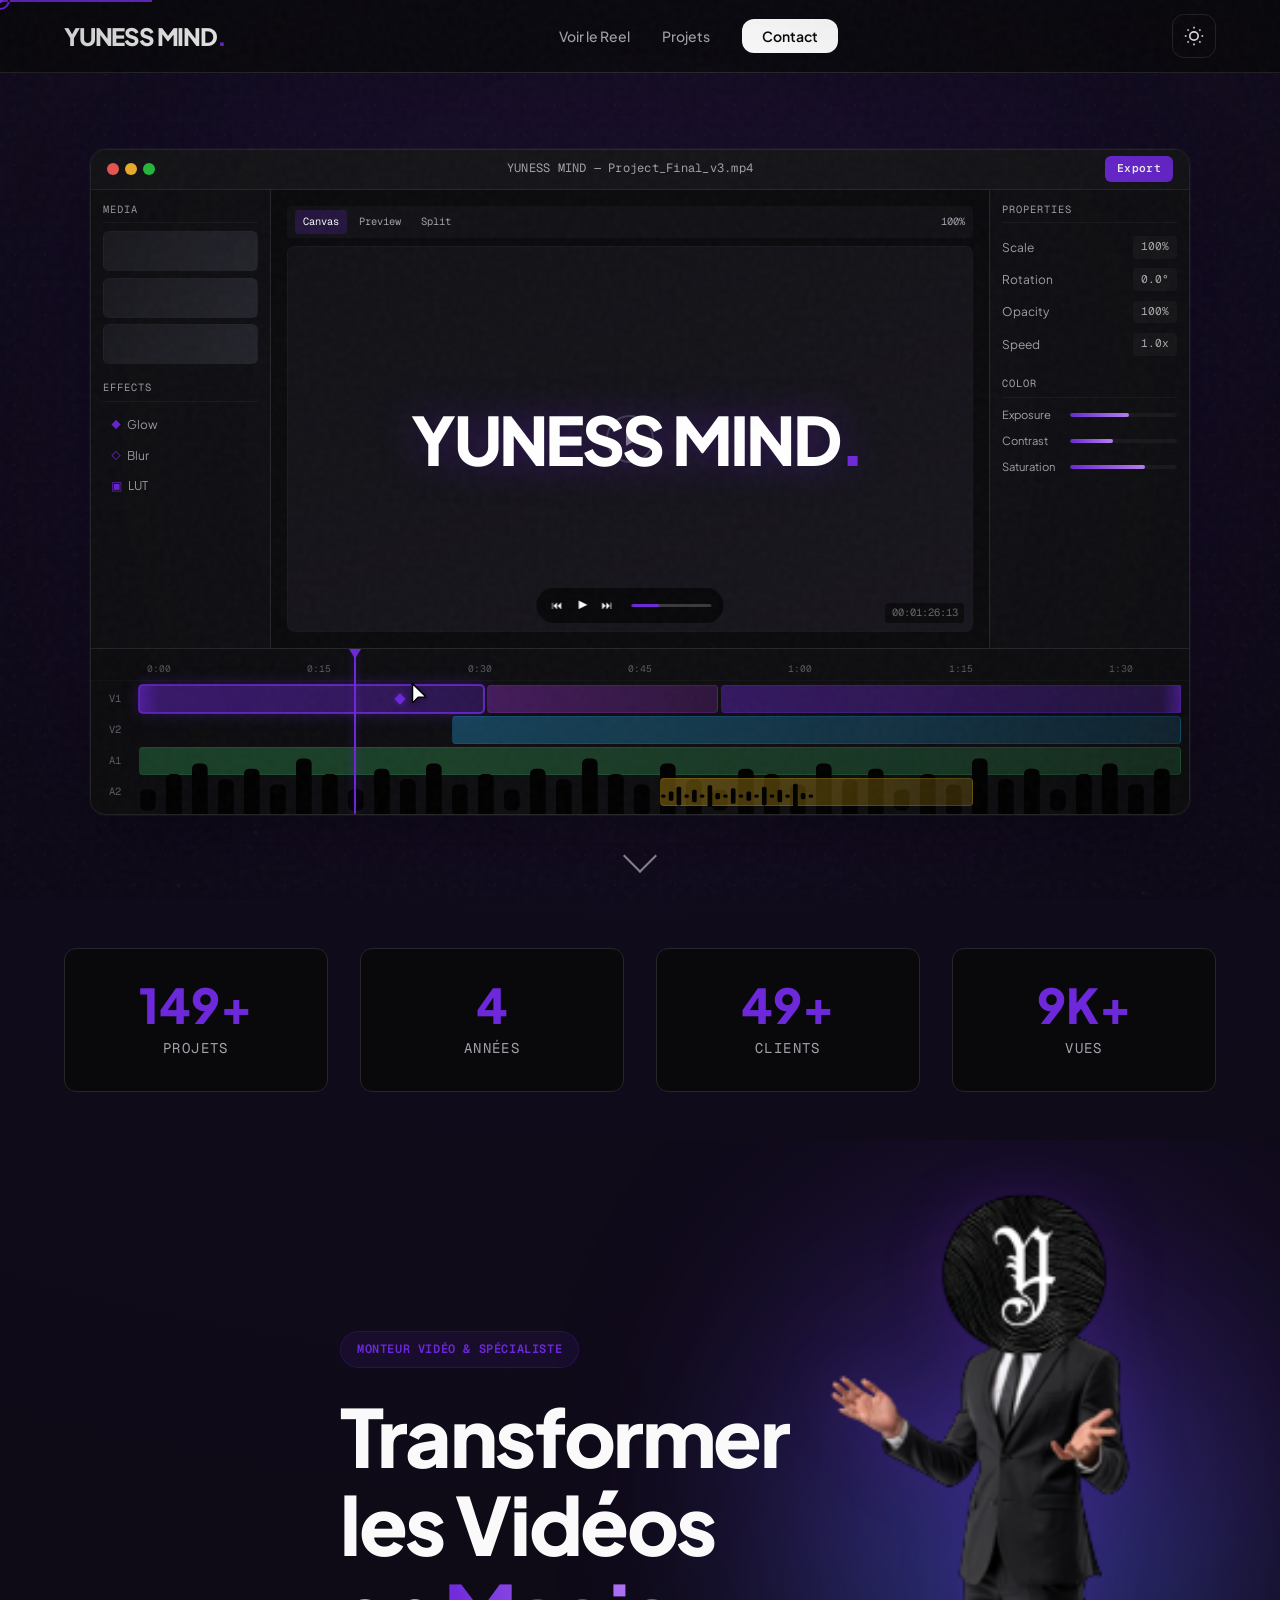
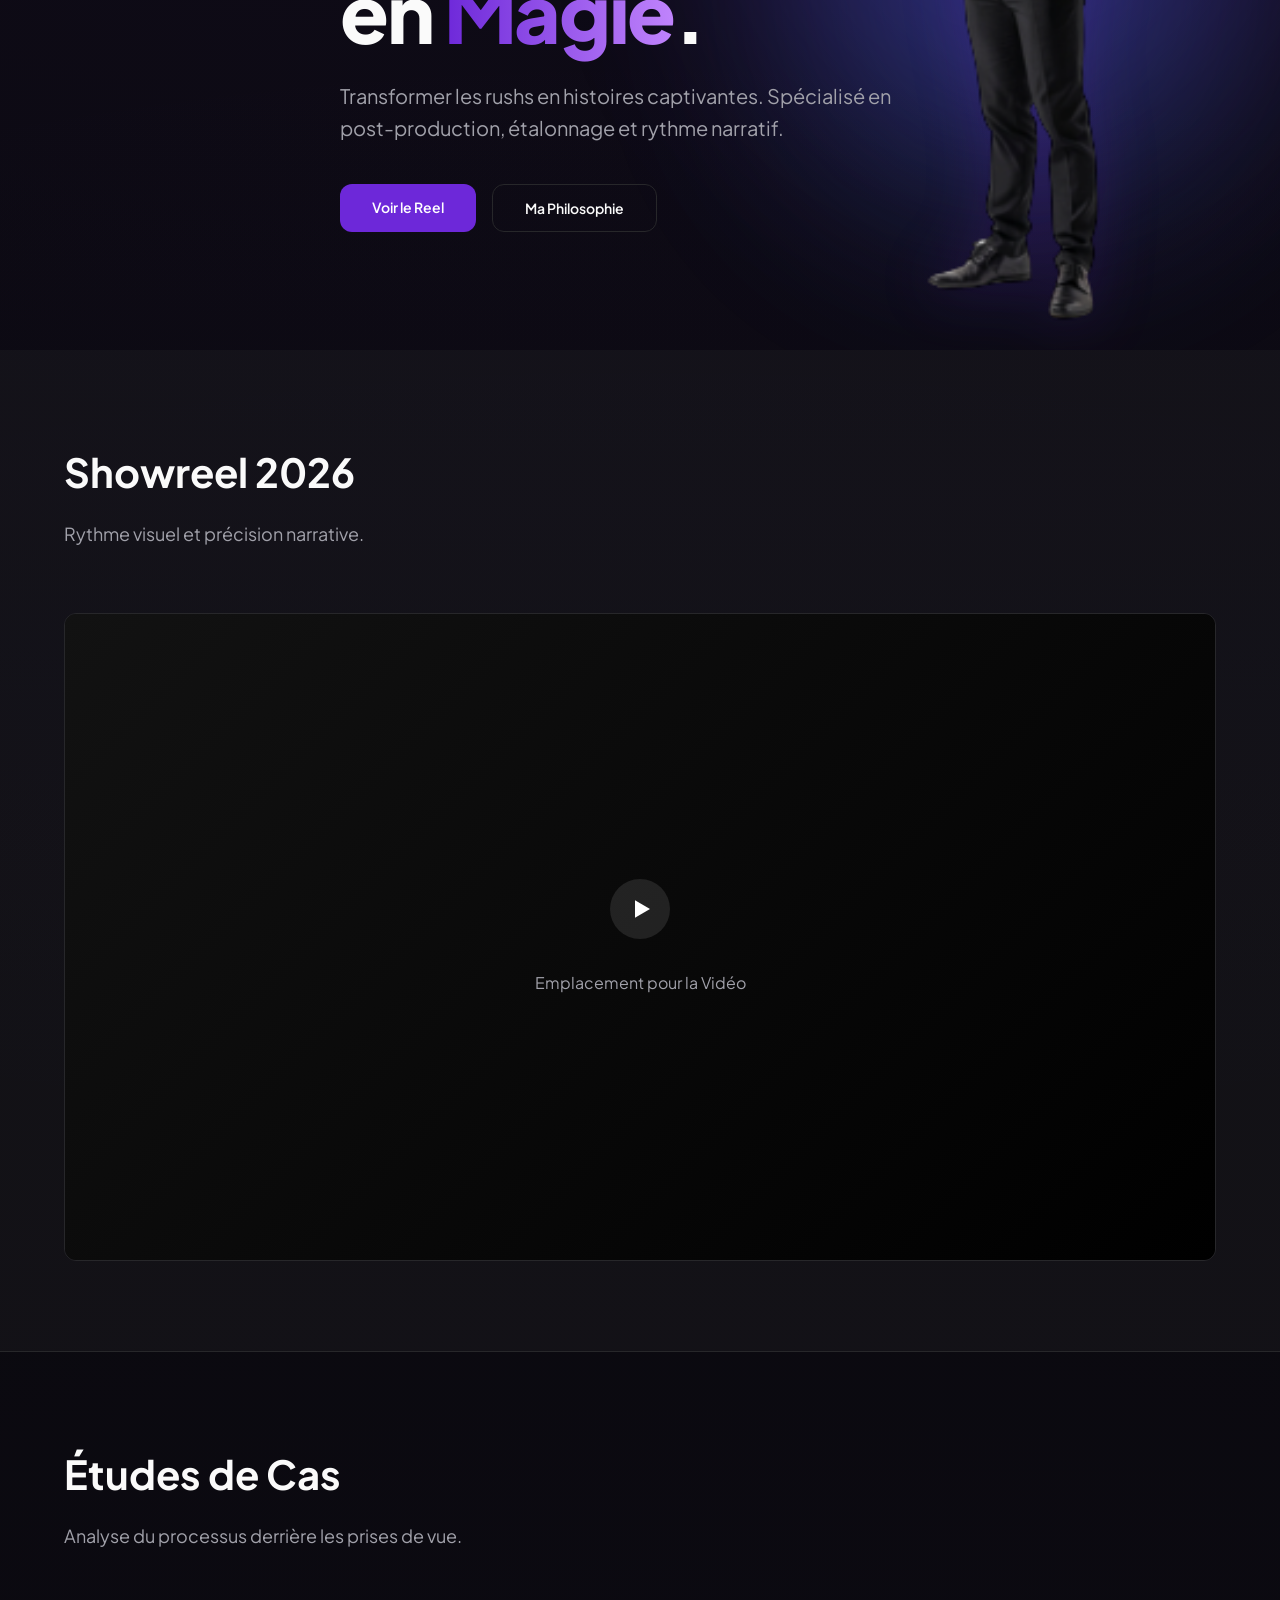
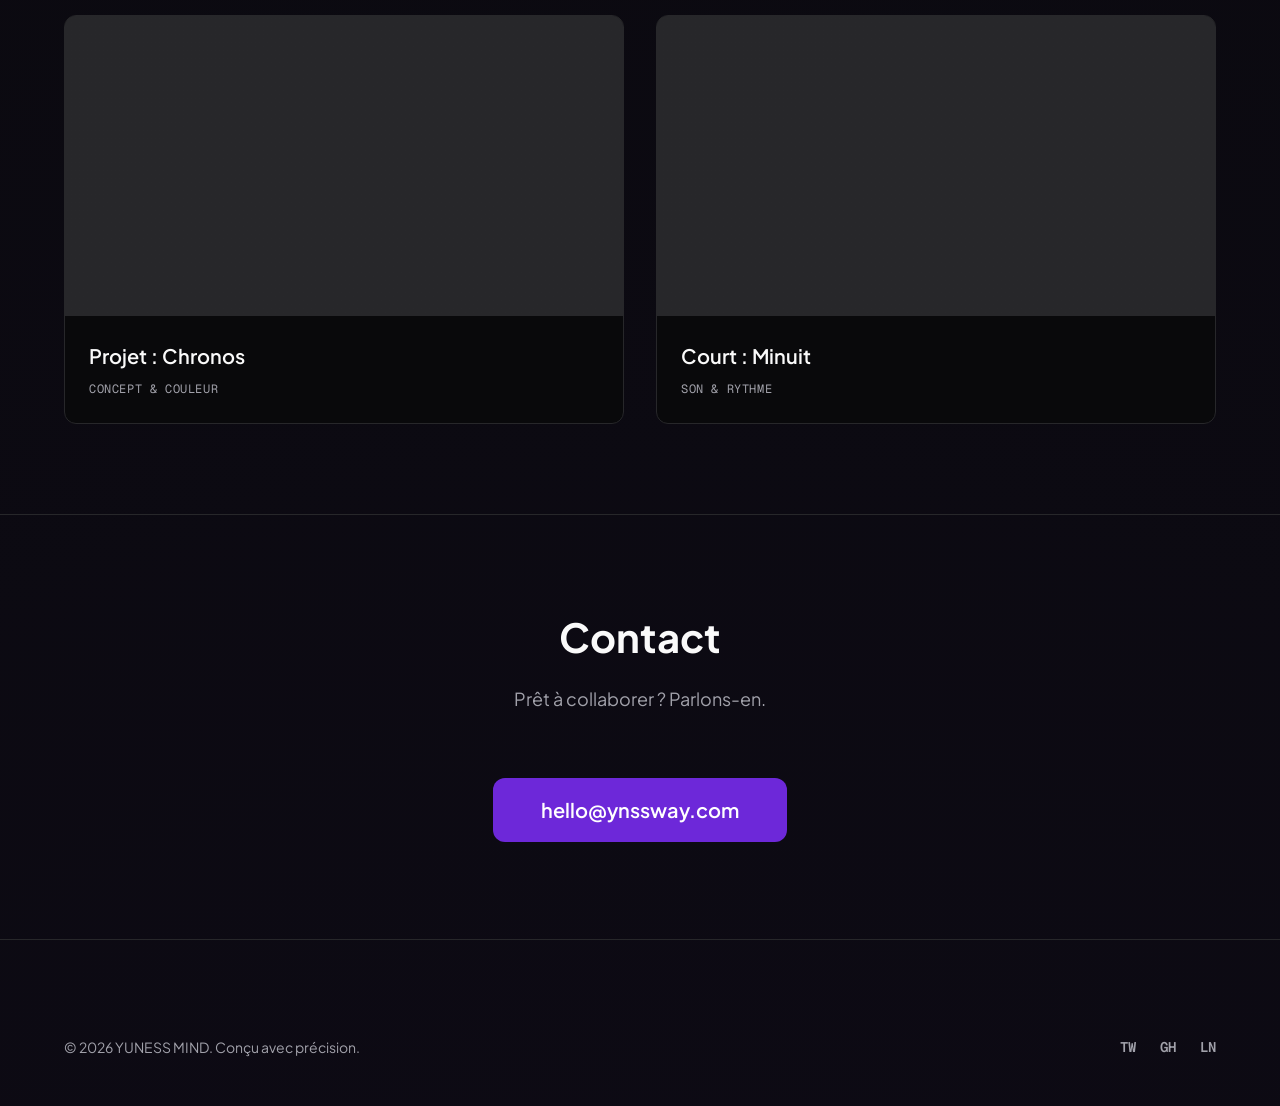
<file: index.html>
<!DOCTYPE html>
<html lang="fr">
<head>
    <meta charset="UTF-8">
    <meta name="viewport" content="width=device-width, initial-scale=1.0">
    <title data-t="title-gothic">YUNESS MIND | Monteur Vidéo & Artiste Visuel</title>
    <meta name="description" content="Portfolio d'YUNESS MIND, monteur vidéo et artiste visuel de haute performance spécialisé dans la post-production de pointe et le récit visuel.">
    <meta name="theme-color" content="#0a0a0a">

    <link rel="preconnect" href="https://fonts.googleapis.com">
    <link rel="preconnect" href="https://fonts.gstatic.com" crossorigin>
    <link href="https://fonts.googleapis.com/css2?family=Plus+Jakarta+Sans:wght@400;500;600;700;800&family=Geist+Mono:wght@400;500;600&display=swap" rel="stylesheet">

    <link rel="stylesheet" href="style-gothic.css">
</head>
<body class="dark-theme">
    <!-- Page Loader -->
    <div class="loader" id="loader">
        <div class="loader-content">
            <div class="loader-logo">YUNESS MIND<span class="dot">.</span></div>
            <div class="loader-bar">
                <div class="loader-progress"></div>
            </div>
        </div>
    </div>

    <!-- Custom Cursor -->
    <div class="custom-cursor" id="custom-cursor"></div>
    <div class="custom-cursor-dot" id="custom-cursor-dot"></div>

    <!-- Page Transition Overlay -->
    <div class="page-transition-overlay"></div>

    <!-- Parallax Background -->
    <div class="parallax-container" aria-hidden="true">
        <div class="parallax-layer parallax-dots" data-parallax="0.2"></div>
        <div class="parallax-layer parallax-grid" data-parallax="0.5"></div>
    </div>

    <a href="#main-content" class="skip-link">Passer au contenu</a>

    <header class="site-header">
        <nav class="nav-container" aria-label="Navigation principale">
            <div class="logo">
                <a href="/" aria-label="Accueil YUNESS MIND">YUNESS MIND<span class="dot">.</span></a>
            </div>
            <ul class="nav-links" id="nav-links">
                <li><a href="#showreel" class="nav-link">Voir le Reel</a></li>
                <li><a href="#work" class="nav-link">Projets</a></li>
                <li><a href="#contact" class="nav-link btn-secondary">Contact</a></li>
            </ul>
            <button class="theme-toggle" id="theme-toggle" aria-label="Toggle theme" type="button">
                <svg class="sun-icon" viewBox="0 0 24 24">
                    <circle cx="12" cy="12" r="5"/>
                    <line x1="12" y1="1" x2="12" y2="3"/>
                    <line x1="12" y1="21" x2="12" y2="23"/>
                    <line x1="4.22" y1="4.22" x2="5.64" y2="5.64"/>
                    <line x1="18.36" y1="18.36" x2="19.78" y2="19.78"/>
                    <line x1="1" y1="12" x2="3" y2="12"/>
                    <line x1="21" y1="12" x2="23" y2="12"/>
                    <line x1="4.22" y1="19.78" x2="5.64" y2="18.36"/>
                    <line x1="18.36" y1="5.64" x2="19.78" y2="4.22"/>
                </svg>
                <svg class="moon-icon" viewBox="0 0 24 24">
                    <path d="M21 12.79A9 9 0 1 1 11.21 3 7 7 0 0 0 21 12.79z"/>
                </svg>
            </button>
            <button class="menu-toggle" type="button" aria-expanded="false" aria-controls="nav-links" aria-label="Ouvrir le menu">
                <span class="menu-icon"><span></span></span>
            </button>
        </nav>
    </header>

    <main id="main-content">
        <!-- Editor Hero Section -->
        <section class="editor-hero" id="hero">
            <div class="editor-window" id="editor-window">
                <!-- Editor Title Bar -->
                <div class="editor-titlebar">
                    <div class="editor-dots">
                        <span class="dot-red"></span>
                        <span class="dot-yellow"></span>
                        <span class="dot-green"></span>
                    </div>
                    <div class="editor-title-text">YUNESS MIND — Project_Final_v3.mp4</div>
                    <div class="editor-actions-bar">
                        <span class="editor-action-btn">Export</span>
                    </div>
                </div>

                <!-- Editor Main Area -->
                <div class="editor-body">
                    <!-- Left Panel: Tools -->
                    <aside class="editor-panel editor-panel-left">
                        <div class="panel-section">
                            <div class="panel-label">Media</div>
                            <div class="panel-thumb"></div>
                            <div class="panel-thumb"></div>
                            <div class="panel-thumb"></div>
                        </div>
                        <div class="panel-section">
                            <div class="panel-label">Effects</div>
                            <div class="panel-item"><span class="fx-icon">◆</span> Glow</div>
                            <div class="panel-item"><span class="fx-icon">◇</span> Blur</div>
                            <div class="panel-item"><span class="fx-icon">▣</span> LUT</div>
                        </div>
                    </aside>

                    <!-- Center: Preview -->
                    <div class="editor-preview">
                        <div class="preview-toolbar">
                            <div class="preview-btns">
                                <span class="preview-btn active">Canvas</span>
                                <span class="preview-btn">Preview</span>
                                <span class="preview-btn">Split</span>
                            </div>
                            <div class="preview-zoom">100%</div>
                        </div>
                        <div class="preview-canvas">
                            <div class="preview-overlay">
                                <svg width="48" height="48" viewBox="0 0 48 48" fill="none" class="play-icon">
                                    <circle cx="24" cy="24" r="23" stroke="white" stroke-opacity="0.3" stroke-width="2"/>
                                    <path d="M32 24L20 31V17L32 24Z" fill="white" fill-opacity="0.8"/>
                                </svg>
                            </div>
                            <div class="preview-logo" id="preview-logo">
                                YUNESS MIND<span class="dot">.</span>
                            </div>
                            <div class="preview-timecode">00:01:24:15</div>
                            <div class="preview-controls">
                                <div class="playback-btns">
                                    <span class="pb-btn">⏮</span>
                                    <span class="pb-btn">▶</span>
                                    <span class="pb-btn">⏭</span>
                                </div>
                                <div class="playback-progress">
                                    <div class="pb-progress-bar">
                                        <div class="pb-progress-fill"></div>
                                    </div>
                                </div>
                            </div>
                        </div>
                    </div>

                    <!-- Right Panel: Properties -->
                    <aside class="editor-panel editor-panel-right">
                        <div class="panel-section">
                            <div class="panel-label">Properties</div>
                            <div class="prop-row"><span>Scale</span><span class="prop-val">100%</span></div>
                            <div class="prop-row"><span>Rotation</span><span class="prop-val">0.0°</span></div>
                            <div class="prop-row"><span>Opacity</span><span class="prop-val">100%</span></div>
                            <div class="prop-row"><span>Speed</span><span class="prop-val">1.0x</span></div>
                        </div>
                        <div class="panel-section">
                            <div class="panel-label">Color</div>
                            <div class="color-sliders">
                                <div class="slider-row"><span>Exposure</span><div class="slider-track"><div class="slider-fill fill-55"></div></div></div>
                                <div class="slider-row"><span>Contrast</span><div class="slider-track"><div class="slider-fill fill-40"></div></div></div>
                                <div class="slider-row"><span>Saturation</span><div class="slider-track"><div class="slider-fill fill-70"></div></div></div>
                            </div>
                        </div>
                    </aside>
                </div>

                <!-- Timeline -->
                <div class="editor-timeline">
                    <div class="timeline-ruler">
                        <span>0:00</span><span>0:15</span><span>0:30</span><span>0:45</span><span>1:00</span><span>1:15</span><span>1:30</span>
                    </div>
                    <div class="timeline-tracks">
                        <div class="timeline-track track-video">
                            <div class="track-label">V1</div>
                            <div class="track-clips">
                                <div class="clip clip-1">
                                    <div class="clip-transition transition-out"></div>
                                </div>
                                <div class="clip clip-2"></div>
                                <div class="clip clip-3">
                                    <div class="clip-transition transition-in"></div>
                                </div>
                            </div>
                        </div>
                        <div class="timeline-track track-video-2">
                            <div class="track-label">V2</div>
                            <div class="track-clips">
                                <div class="clip clip-overlay"></div>
                            </div>
                        </div>
                        <div class="timeline-track track-audio">
                            <div class="track-label">A1</div>
                            <div class="track-clips">
                                <div class="clip clip-audio">
                                    <svg class="waveform-svg" viewBox="0 0 200 20" preserveAspectRatio="none">
                                        <rect x="0" y="8" width="3" height="4" rx="1"/>
                                        <rect x="5" y="5" width="3" height="10" rx="1"/>
                                        <rect x="10" y="3" width="3" height="14" rx="1"/>
                                        <rect x="15" y="6" width="3" height="8" rx="1"/>
                                        <rect x="20" y="4" width="3" height="12" rx="1"/>
                                        <rect x="25" y="7" width="3" height="6" rx="1"/>
                                        <rect x="30" y="2" width="3" height="16" rx="1"/>
                                        <rect x="35" y="5" width="3" height="10" rx="1"/>
                                        <rect x="40" y="8" width="3" height="4" rx="1"/>
                                        <rect x="45" y="4" width="3" height="12" rx="1"/>
                                        <rect x="50" y="6" width="3" height="8" rx="1"/>
                                        <rect x="55" y="3" width="3" height="14" rx="1"/>
                                        <rect x="60" y="7" width="3" height="6" rx="1"/>
                                        <rect x="65" y="5" width="3" height="10" rx="1"/>
                                        <rect x="70" y="8" width="3" height="4" rx="1"/>
                                        <rect x="75" y="4" width="3" height="12" rx="1"/>
                                        <rect x="80" y="6" width="3" height="8" rx="1"/>
                                        <rect x="85" y="2" width="3" height="16" rx="1"/>
                                        <rect x="90" y="5" width="3" height="10" rx="1"/>
                                        <rect x="95" y="7" width="3" height="6" rx="1"/>
                                        <rect x="100" y="3" width="3" height="14" rx="1"/>
                                        <rect x="105" y="6" width="3" height="8" rx="1"/>
                                        <rect x="110" y="8" width="3" height="4" rx="1"/>
                                        <rect x="115" y="4" width="3" height="12" rx="1"/>
                                        <rect x="120" y="5" width="3" height="10" rx="1"/>
                                        <rect x="125" y="7" width="3" height="6" rx="1"/>
                                        <rect x="130" y="3" width="3" height="14" rx="1"/>
                                        <rect x="135" y="6" width="3" height="8" rx="1"/>
                                        <rect x="140" y="4" width="3" height="12" rx="1"/>
                                        <rect x="145" y="8" width="3" height="4" rx="1"/>
                                        <rect x="150" y="5" width="3" height="10" rx="1"/>
                                        <rect x="155" y="7" width="3" height="6" rx="1"/>
                                        <rect x="160" y="2" width="3" height="16" rx="1"/>
                                        <rect x="165" y="6" width="3" height="8" rx="1"/>
                                        <rect x="170" y="4" width="3" height="12" rx="1"/>
                                        <rect x="175" y="8" width="3" height="4" rx="1"/>
                                        <rect x="180" y="5" width="3" height="10" rx="1"/>
                                        <rect x="185" y="3" width="3" height="14" rx="1"/>
                                        <rect x="190" y="7" width="3" height="6" rx="1"/>
                                        <rect x="195" y="4" width="3" height="12" rx="1"/>
                                    </svg>
                                </div>
                            </div>
                        </div>
                        <div class="timeline-track track-audio-2">
                            <div class="track-label">A2</div>
                            <div class="track-clips">
                                <div class="clip clip-sfx">
                                    <svg class="waveform-svg" viewBox="0 0 200 20" preserveAspectRatio="none">
                                        <rect x="0" y="10" width="3" height="2" rx="1"/>
                                        <rect x="5" y="8" width="3" height="6" rx="1"/>
                                        <rect x="10" y="5" width="3" height="12" rx="1"/>
                                        <rect x="15" y="10" width="3" height="2" rx="1"/>
                                        <rect x="20" y="7" width="3" height="8" rx="1"/>
                                        <rect x="25" y="10" width="3" height="2" rx="1"/>
                                        <rect x="30" y="4" width="3" height="14" rx="1"/>
                                        <rect x="35" y="9" width="3" height="4" rx="1"/>
                                        <rect x="40" y="10" width="3" height="2" rx="1"/>
                                        <rect x="45" y="6" width="3" height="10" rx="1"/>
                                        <rect x="50" y="10" width="3" height="2" rx="1"/>
                                        <rect x="55" y="8" width="3" height="6" rx="1"/>
                                        <rect x="60" y="10" width="3" height="2" rx="1"/>
                                        <rect x="65" y="5" width="3" height="12" rx="1"/>
                                        <rect x="70" y="10" width="3" height="2" rx="1"/>
                                        <rect x="75" y="7" width="3" height="8" rx="1"/>
                                        <rect x="80" y="10" width="3" height="2" rx="1"/>
                                        <rect x="85" y="3" width="3" height="16" rx="1"/>
                                        <rect x="90" y="9" width="3" height="4" rx="1"/>
                                        <rect x="95" y="10" width="3" height="2" rx="1"/>
                                    </svg>
                                </div>
                            </div>
                        </div>
                    </div>
                    <div class="timeline-playhead">
                        <div class="playhead-glow"></div>
                    </div>
                </div>

                <!-- Animated Cursor -->
                <div class="editor-cursor" id="editor-cursor" aria-hidden="true">
                    <svg width="24" height="24" viewBox="0 0 24 24" fill="none" xmlns="http://www.w3.org/2000/svg">
                        <path d="M5.5 3.21V20.8c0 .45.54.67.85.35l4.86-4.86a.5.5 0 01.35-.15h6.44c.45 0 .67-.54.35-.85L5.85 2.85a.5.5 0 00-.85.35z" fill="white" stroke="black" stroke-width="1.5" stroke-linejoin="round"/>
                    </svg>
                    <div class="cursor-ripple"></div>
                </div>
            </div>

            <div class="scroll-hint" id="scroll-hint">
                <div class="scroll-arrow"></div>
            </div>
        </section>

        <!-- Stats Section -->
        <section class="stats-section section-animated" id="stats">
            <div class="container">
                <div class="stats-grid">
                    <div class="stat-item">
                        <div class="stat-number">
                            <span class="counter" data-target="150">0</span>+
                        </div>
                        <div class="stat-label">Projets</div>
                    </div>
                    <div class="stat-item">
                        <div class="stat-number">
                            <span class="counter" data-target="5">0</span>
                        </div>
                        <div class="stat-label">Années</div>
                    </div>
                    <div class="stat-item">
                        <div class="stat-number">
                            <span class="counter" data-target="50">0</span>+
                        </div>
                        <div class="stat-label">Clients</div>
                    </div>
                    <div class="stat-item">
                        <div class="stat-number">
                            <span class="counter" data-target="10">0</span>K+
                        </div>
                        <div class="stat-label">Vues</div>
                    </div>
                </div>
            </div>
        </section>

        <!-- Content after editor fades -->
        <section class="hero-section" id="hero-content">
            <div class="container hero-grid">
                <div class="hero-content">
                    <span class="badge" data-animate="fade-in">MONTEUR VIDÉO & SPÉCIALISTE</span>
                    <h1 class="hero-title" data-animate="slide-up">
                        Transformer <br>
                        les Vidéos <br>
                        en <span class="text-gradient">Magie</span>.
                    </h1>
                    <p class="hero-subtitle delay-1" data-animate="fade-in">
                        Transformer les rushs en histoires captivantes. Spécialisé en post-production, étalonnage et rythme narratif.
                    </p>
                    <div class="hero-actions delay-2" data-animate="fade-in">
                        <a href="#showreel" class="btn-primary">Voir le Reel</a>
                        <a href="#work" class="btn-outline">Ma Philosophie</a>
                    </div>
                </div>
            </div>

            <div class="hero-visual">
                <div class="glow-container">
                    <div class="glow glow-1"></div>
                    <div class="glow glow-2"></div>
                </div>
                <div class="hero-image-wrapper" data-animate="fade-in">
                    <img src="body.png" alt="" class="hero-body-image" draggable="false">
                </div>
            </div>
        </section>

        <!-- Showreel Section -->
        <section class="showreel-section" id="showreel">
            <div class="container">
                <div class="section-header">
                    <h2 class="section-title">Showreel 2026</h2>
                    <p class="section-desc">Rythme visuel et précision narrative.</p>
                </div>
                <div class="video-container" data-animate="fade-in">
                    <div class="video-placeholder">
                        <div class="play-button" aria-label="Lire le Showreel">
                            <svg width="60" height="60" viewBox="0 0 60 60" fill="none">
                                <circle cx="30" cy="30" r="30" fill="white" fill-opacity="0.1" />
                                <path d="M40 30L25 38.6603V21.3397L40 30Z" fill="white" />
                            </svg>
                        </div>
                        <p>Emplacement pour la Vidéo</p>
                    </div>
                </div>
            </div>
        </section>

        <!-- Work Section -->
        <section class="work-section" id="work">
            <div class="container">
                <div class="section-header">
                    <h2 class="section-title">Études de Cas</h2>
                    <p class="section-desc">Analyse du processus derrière les prises de vue.</p>
                </div>

                <div class="project-grid">
                    <div class="project-card" tabindex="0">
                        <div class="project-image-wrapper">
                            <div class="project-image-placeholder"></div>
                            <div class="project-video-preview">
                                <div class="video-overlay-content">
                                    <div class="play-indicator">
                                        <svg viewBox="0 0 24 24"><polygon points="5,3 19,12 5,21"/></svg>
                                    </div>
                                    <div class="video-overlay-title">Projet : Chronos</div>
                                    <div class="video-overlay-tag">Concept & Couleur</div>
                                </div>
                            </div>
                        </div>
                        <div class="project-info">
                            <h3 class="project-title">Projet : Chronos</h3>
                            <p class="project-tag">Concept & Couleur</p>
                        </div>
                    </div>

                    <div class="project-card" tabindex="0">
                        <div class="project-image-wrapper">
                            <div class="project-image-placeholder"></div>
                            <div class="project-video-preview">
                                <div class="video-overlay-content">
                                    <div class="play-indicator">
                                        <svg viewBox="0 0 24 24"><polygon points="5,3 19,12 5,21"/></svg>
                                    </div>
                                    <div class="video-overlay-title">Court : Minuit</div>
                                    <div class="video-overlay-tag">Son & Rythme</div>
                                </div>
                            </div>
                        </div>
                        <div class="project-info">
                            <h3 class="project-title">Court : Minuit</h3>
                            <p class="project-tag">Son & Rythme</p>
                        </div>
                    </div>
                </div>
            </div>
        </section>

        <!-- Contact Section -->
        <section class="contact-section" id="contact">
            <div class="container">
                <div class="section-header">
                    <h2 class="section-title">Contact</h2>
                    <p class="section-desc">Prêt à collaborer ? Parlons-en.</p>
                </div>
                <div class="contact-cta" data-animate="fade-in">
                    <a href="mailto:hello@ynssway.com" class="btn-primary btn-large">hello@ynssway.com</a>
                </div>
            </div>
        </section>
    </main>

    <footer class="site-footer">
        <div class="container">
            <div class="footer-bottom">
                <p>&copy; 2026 YUNESS MIND. Conçu avec précision.</p>
                <div class="social-links">
                    <a href="#" aria-label="Twitter">TW</a>
                    <a href="#" aria-label="GitHub">GH</a>
                    <a href="#" aria-label="LinkedIn">LN</a>
                </div>
            </div>
        </div>
    </footer>

    <script src="i18n.js"></script>
    <script src="main.js"></script>
</body>
</html>
</file>
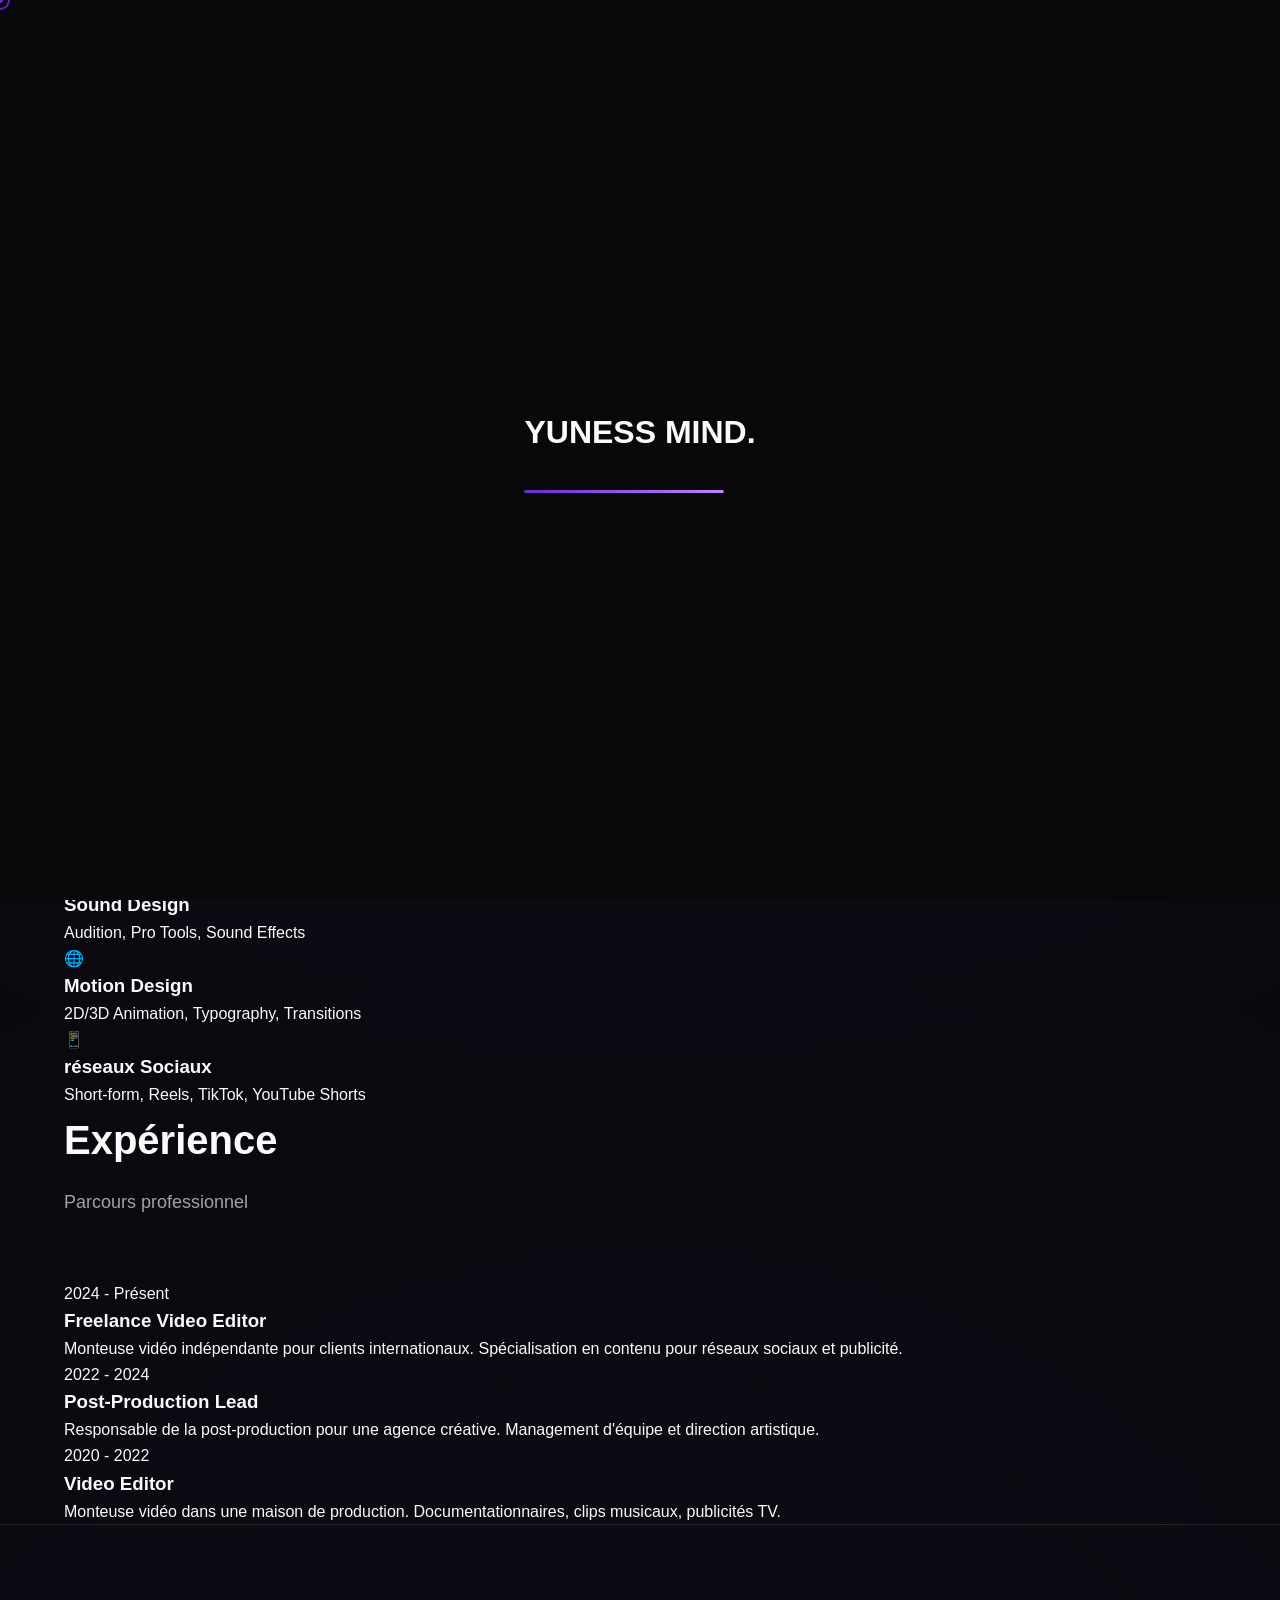
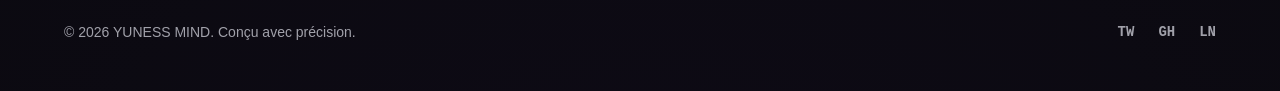
<file: about.html>
<!DOCTYPE html>
<html lang="fr">
<head>
    <meta charset="UTF-8">
    <meta name="viewport" content="width=device-width, initial-scale=1.0">
    <title data-t="title-about">YUNESS MIND | À Propos</title>
    <meta name="description" content="À propos de YUNESS MIND, monteur vidéo et artiste visuel.">
    <meta name="theme-color" content="#0a0a0a">

    <link rel="preconnect" href="https://fonts.googleapis.com">
    <link rel="preconnect" href="https://fonts.gstatic.com" crossorigin>
    <link href="https://fonts.googleapis.com/css2?family=Space+Grotesk:wght@400;500;600;700;800&family=Inter:wght@400;500;600;700&family=JetBrains+Mono:wght@400;500;600&display=swap" rel="stylesheet">

    <link rel="stylesheet" href="style-gothic.css">
</head>
<body class="dark-theme">
    <!-- Page Loader -->
    <div class="loader" id="loader">
        <div class="loader-content">
            <div class="loader-logo">YUNESS MIND<span class="dot">.</span></div>
            <div class="loader-bar">
                <div class="loader-progress"></div>
            </div>
        </div>
    </div>

    <!-- Custom Cursor -->
    <div class="custom-cursor" id="custom-cursor"></div>
    <div class="custom-cursor-dot" id="custom-cursor-dot"></div>

    <!-- Parallax Background -->
    <div class="parallax-container" aria-hidden="true">
        <div class="parallax-layer parallax-dots" data-parallax="0.2"></div>
        <div class="parallax-layer parallax-grid" data-parallax="0.5"></div>
    </div>

    <a href="#main-content" class="skip-link">Passer au contenu</a>

    <header class="site-header">
        <nav class="nav-container">
            <div class="logo">
                <a href="index.html" aria-label="Accueil YUNESS MIND">YUNESS MIND<span class="dot">.</span></a>
            </div>
            <ul class="nav-links" id="nav-links">
                <li><a href="index.html" class="nav-link">Accueil</a></li>
                <li><a href="work.html" class="nav-link">Projets</a></li>
                <li><a href="about.html" class="nav-link active">À Propos</a></li>
                <li><a href="contact.html" class="nav-link btn-secondary">Contact</a></li>
            </ul>
            <button class="theme-toggle" id="theme-toggle" aria-label="Toggle theme" type="button">
                <svg class="sun-icon" viewBox="0 0 24 24">
                    <circle cx="12" cy="12" r="5"/>
                    <line x1="12" y1="1" x2="12" y2="3"/>
                    <line x1="12" y1="21" x2="12" y2="23"/>
                    <line x1="4.22" y1="4.22" x2="5.64" y2="5.64"/>
                    <line x1="18.36" y1="18.36" x2="19.78" y2="19.78"/>
                    <line x1="1" y1="12" x2="3" y2="12"/>
                    <line x1="21" y1="12" x2="23" y2="12"/>
                    <line x1="4.22" y1="19.78" x2="5.64" y2="18.36"/>
                    <line x1="18.36" y1="5.64" x2="19.78" y2="4.22"/>
                </svg>
                <svg class="moon-icon" viewBox="0 0 24 24">
                    <path d="M21 12.79A9 9 0 1 1 11.21 3 7 7 0 0 0 21 12.79z"/>
                </svg>
            </button>
            <button class="menu-toggle" type="button" aria-expanded="false" aria-controls="nav-links" aria-label="Ouvrir le menu">
                <span class="menu-icon"><span></span></span>
            </button>
        </nav>
    </header>

    <main id="main-content">
        <!-- About Hero -->
        <section class="about-hero section-animated">
            <div class="container">
                <div class="about-grid">
                    <div class="about-image">
                        <div class="profile-image-placeholder">
                            <span class="profile-initials">YN</span>
                        </div>
                    </div>
                    <div class="about-content">
                        <span class="badge">À Propos</span>
                        <h1 class="hero-title">Monteur Vidéo<br>& <span class="text-gradient">Artiste Visuel</span></h1>
                        <p class="hero-subtitle">
                            Transformer les rushs en histoires captivantes. Spécialisé en post-production, étalonnage et rythme narratif. Avec plus de 5 ans d'expérience dans la création de contenus visuels de haute qualité.
                        </p>
                        <div class="about-actions">
                            <a href="contact.html" class="btn-primary">Discutons</a>
                            <a href="work.html" class="btn-outline">Voir les Projets</a>
                        </div>
                    </div>
                </div>
            </div>
        </section>

        <!-- Skills Section -->
        <section class="skills-section section-animated">
            <div class="container">
                <div class="section-header">
                    <h2 class="section-title">Compétences</h2>
                    <p class="section-desc">Outils et technologies maîtrisés</p>
                </div>
                <div class="skills-grid">
                    <div class="skill-card">
                        <div class="skill-icon">🎬</div>
                        <h3 class="skill-name">Montage Vidéo</h3>
                        <p class="skill-desc">Premiere Pro, Final Cut Pro, DaVinci Resolve</p>
                    </div>
                    <div class="skill-card">
                        <div class="skill-icon">✨</div>
                        <h3 class="skill-name">Effets Visuels</h3>
                        <p class="skill-desc">After Effects, Motion Graphics, Compositing</p>
                    </div>
                    <div class="skill-card">
                        <div class="skill-icon">🎨</div>
                        <h3 class="skill-name">Étalonnage</h3>
                        <p class="skill-desc">DaVinci Resolve, Color Grading, LUTs</p>
                    </div>
                    <div class="skill-card">
                        <div class="skill-icon">🔊</div>
                        <h3 class="skill-name">Sound Design</h3>
                        <p class="skill-desc">Audition, Pro Tools, Sound Effects</p>
                    </div>
                    <div class="skill-card">
                        <div class="skill-icon">🌐</div>
                        <h3 class="skill-name">Motion Design</h3>
                        <p class="skill-desc">2D/3D Animation, Typography, Transitions</p>
                    </div>
                    <div class="skill-card">
                        <div class="skill-icon">📱</div>
                        <h3 class="skill-name"> réseaux Sociaux</h3>
                        <p class="skill-desc">Short-form, Reels, TikTok, YouTube Shorts</p>
                    </div>
                </div>
            </div>
        </section>

        <!-- Experience Section -->
        <section class="experience-section section-animated">
            <div class="container">
                <div class="section-header">
                    <h2 class="section-title">Expérience</h2>
                    <p class="section-desc">Parcours professionnel</p>
                </div>
                <div class="timeline">
                    <div class="timeline-item">
                        <div class="timeline-date">2024 - Présent</div>
                        <div class="timeline-content">
                            <h3>Freelance Video Editor</h3>
                            <p>Monteuse vidéo indépendante pour clients internationaux. Spécialisation en contenu pour réseaux sociaux et publicité.</p>
                        </div>
                    </div>
                    <div class="timeline-item">
                        <div class="timeline-date">2022 - 2024</div>
                        <div class="timeline-content">
                            <h3>Post-Production Lead</h3>
                            <p>Responsable de la post-production pour une agence créative. Management d'équipe et direction artistique.</p>
                        </div>
                    </div>
                    <div class="timeline-item">
                        <div class="timeline-date">2020 - 2022</div>
                        <div class="timeline-content">
                            <h3>Video Editor</h3>
                            <p>Monteuse vidéo dans une maison de production. Documentationnaires, clips musicaux, publicités TV.</p>
                        </div>
                    </div>
                </div>
            </div>
        </section>
    </main>

    <footer class="site-footer">
        <div class="container">
            <div class="footer-bottom">
                <p>&copy; 2026 YUNESS MIND. Conçu avec précision.</p>
                <div class="social-links">
                    <a href="#" aria-label="Twitter">TW</a>
                    <a href="#" aria-label="GitHub">GH</a>
                    <a href="#" aria-label="LinkedIn">LN</a>
                </div>
            </div>
        </div>
    </footer>

    <script src="i18n.js"></script>
    <script src="main.js"></script>
</body>
</html>
</file>
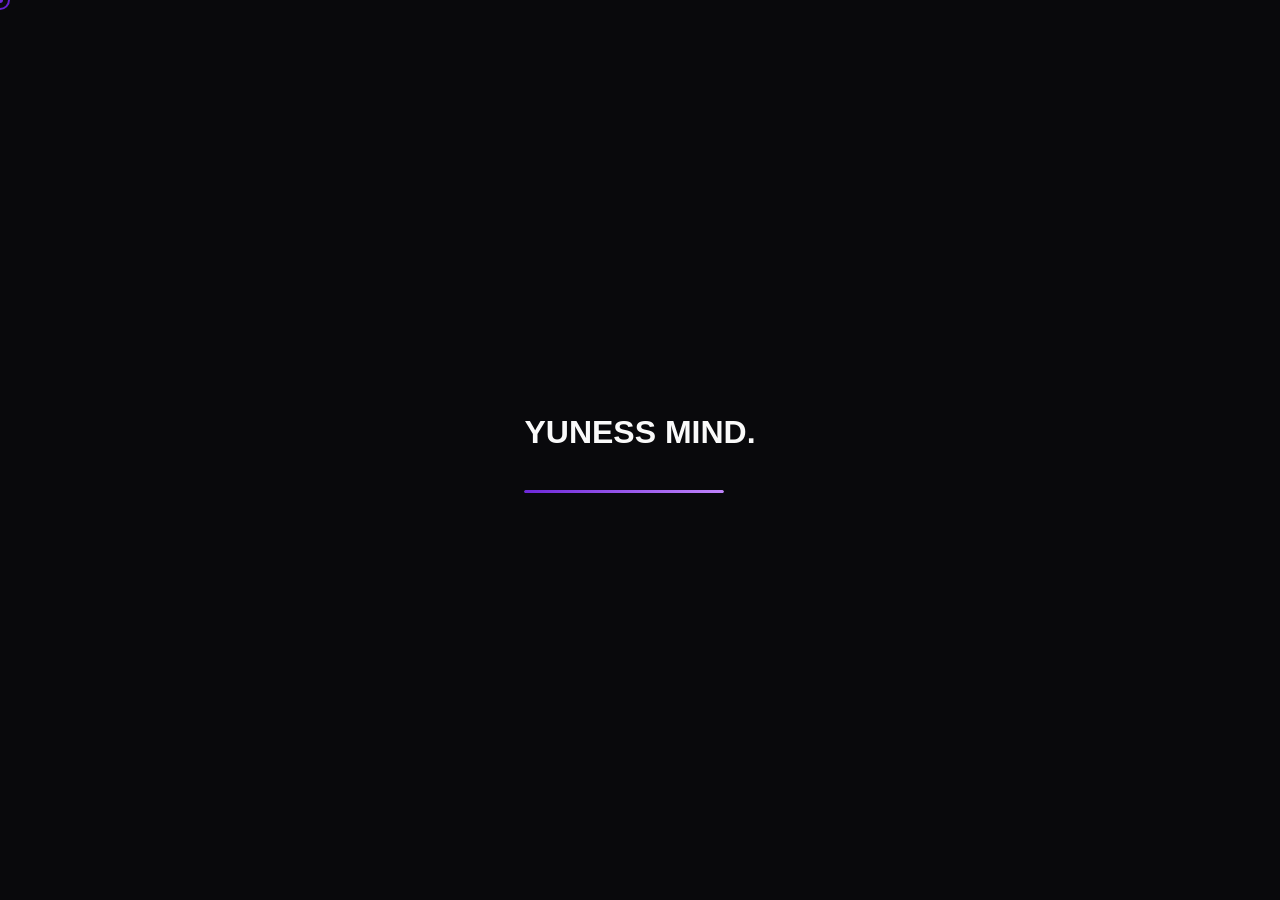
<file: contact.html>
<!DOCTYPE html>
<html lang="fr">
<head>
    <meta charset="UTF-8">
    <meta name="viewport" content="width=device-width, initial-scale=1.0">
    <title data-t="title-contact">YUNESS MIND | Contact</title>
    <meta name="description" content="Contactez YUNESS MIND pour vos projets vidéo.">
    <meta name="theme-color" content="#0a0a0a">

    <link rel="preconnect" href="https://fonts.googleapis.com">
    <link rel="preconnect" href="https://fonts.gstatic.com" crossorigin>
    <link href="https://fonts.googleapis.com/css2?family=Space+Grotesk:wght@400;500;600;700;800&family=Inter:wght@400;500;600;700&family=JetBrains+Mono:wght@400;500;600&display=swap" rel="stylesheet">

    <link rel="stylesheet" href="style-gothic.css">
</head>
<body class="dark-theme">
    <!-- Page Loader -->
    <div class="loader" id="loader">
        <div class="loader-content">
            <div class="loader-logo">YUNESS MIND<span class="dot">.</span></div>
            <div class="loader-bar">
                <div class="loader-progress"></div>
            </div>
        </div>
    </div>

    <!-- Custom Cursor -->
    <div class="custom-cursor" id="custom-cursor"></div>
    <div class="custom-cursor-dot" id="custom-cursor-dot"></div>

    <!-- Parallax Background -->
    <div class="parallax-container" aria-hidden="true">
        <div class="parallax-layer parallax-dots" data-parallax="0.2"></div>
        <div class="parallax-layer parallax-grid" data-parallax="0.5"></div>
    </div>

    <a href="#main-content" class="skip-link">Passer au contenu</a>

    <header class="site-header">
        <nav class="nav-container">
            <div class="logo">
                <a href="index.html" aria-label="Accueil YUNESS MIND">YUNESS MIND<span class="dot">.</span></a>
            </div>
            <ul class="nav-links" id="nav-links">
                <li><a href="index.html" class="nav-link">Accueil</a></li>
                <li><a href="work.html" class="nav-link">Projets</a></li>
                <li><a href="about.html" class="nav-link">À Propos</a></li>
                <li><a href="contact.html" class="nav-link btn-secondary active">Contact</a></li>
            </ul>
            <button class="theme-toggle" id="theme-toggle" aria-label="Toggle theme" type="button">
                <svg class="sun-icon" viewBox="0 0 24 24">
                    <circle cx="12" cy="12" r="5"/>
                    <line x1="12" y1="1" x2="12" y2="3"/>
                    <line x1="12" y1="21" x2="12" y2="23"/>
                    <line x1="4.22" y1="4.22" x2="5.64" y2="5.64"/>
                    <line x1="18.36" y1="18.36" x2="19.78" y2="19.78"/>
                    <line x1="1" y1="12" x2="3" y2="12"/>
                    <line x1="21" y1="12" x2="23" y2="12"/>
                    <line x1="4.22" y1="19.78" x2="5.64" y2="18.36"/>
                    <line x1="18.36" y1="5.64" x2="19.78" y2="4.22"/>
                </svg>
                <svg class="moon-icon" viewBox="0 0 24 24">
                    <path d="M21 12.79A9 9 0 1 1 11.21 3 7 7 0 0 0 21 12.79z"/>
                </svg>
            </button>
            <button class="menu-toggle" type="button" aria-expanded="false" aria-controls="nav-links" aria-label="Ouvrir le menu">
                <span class="menu-icon"><span></span></span>
            </button>
        </nav>
    </header>

    <main id="main-content">
        <!-- Contact Hero -->
        <section class="contact-hero section-animated">
            <div class="container">
                <div class="contact-grid">
                    <div class="contact-content">
                        <span class="badge">Contact</span>
                        <h1 class="hero-title">Parlons de votre <span class="text-gradient">Projet</span></h1>
                        <p class="hero-subtitle">
                            Prêt à donner vie à vos idées ? Contactez-moi pour discuter de votre projet et voir comment nous pouvons collaborer.
                        </p>
                        <div class="contact-info">
                            <div class="contact-item">
                                <span class="contact-icon">✉️</span>
                                <span>hello@YUNESS MIND.com</span>
                            </div>
                            <div class="contact-item">
                                <span class="contact-icon">📍</span>
                                <span>Paris, France</span>
                            </div>
                            <div class="contact-item">
                                <span class="contact-icon">📱</span>
                                <span>+33 6 XX XX XX XX</span>
                            </div>
                        </div>
                        <div class="social-links">
                            <a href="#" aria-label="Twitter">TW</a>
                            <a href="#" aria-label="Instagram">IG</a>
                            <a href="#" aria-label="LinkedIn">LN</a>
                            <a href="#" aria-label="YouTube">YT</a>
                        </div>
                    </div>
                    <div class="contact-form-wrapper">
                        <form class="contact-form" id="contact-form">
                            <div class="form-group">
                                <label for="name">Nom</label>
                                <input type="text" id="name" name="name" placeholder="Votre nom" required>
                            </div>
                            <div class="form-group">
                                <label for="email">Email</label>
                                <input type="email" id="email" name="email" placeholder="votre@email.com" required>
                            </div>
                            <div class="form-group">
                                <label for="project">Type de Projet</label>
                                <select id="project" name="project" required>
                                    <option value="">Sélectionnez...</option>
                                    <option value="montage">Montage Vidéo</option>
                                    <option value="motion">Motion Design</option>
                                    <option value="etalonnage">Étalonnage</option>
                                    <option value="social">Contenu Réseaux Sociaux</option>
                                    <option value="autre">Autre</option>
                                </select>
                            </div>
                            <div class="form-group">
                                <label for="message">Message</label>
                                <textarea id="message" name="message" rows="5" placeholder="Décrivez votre projet..." required></textarea>
                            </div>
                            <button type="submit" class="btn-primary btn-full">Envoyer</button>
                        </form>
                    </div>
                </div>
            </div>
        </section>
    </main>

    <footer class="site-footer">
        <div class="container">
            <div class="footer-bottom">
                <p>&copy; 2026 YUNESS MIND. Conçu avec précision.</p>
                <div class="social-links">
                    <a href="#" aria-label="Twitter">TW</a>
                    <a href="#" aria-label="GitHub">GH</a>
                    <a href="#" aria-label="LinkedIn">LN</a>
                </div>
            </div>
        </div>
    </footer>

    <script src="i18n.js"></script>
    <script src="main.js"></script>
</body>
</html>
</file>
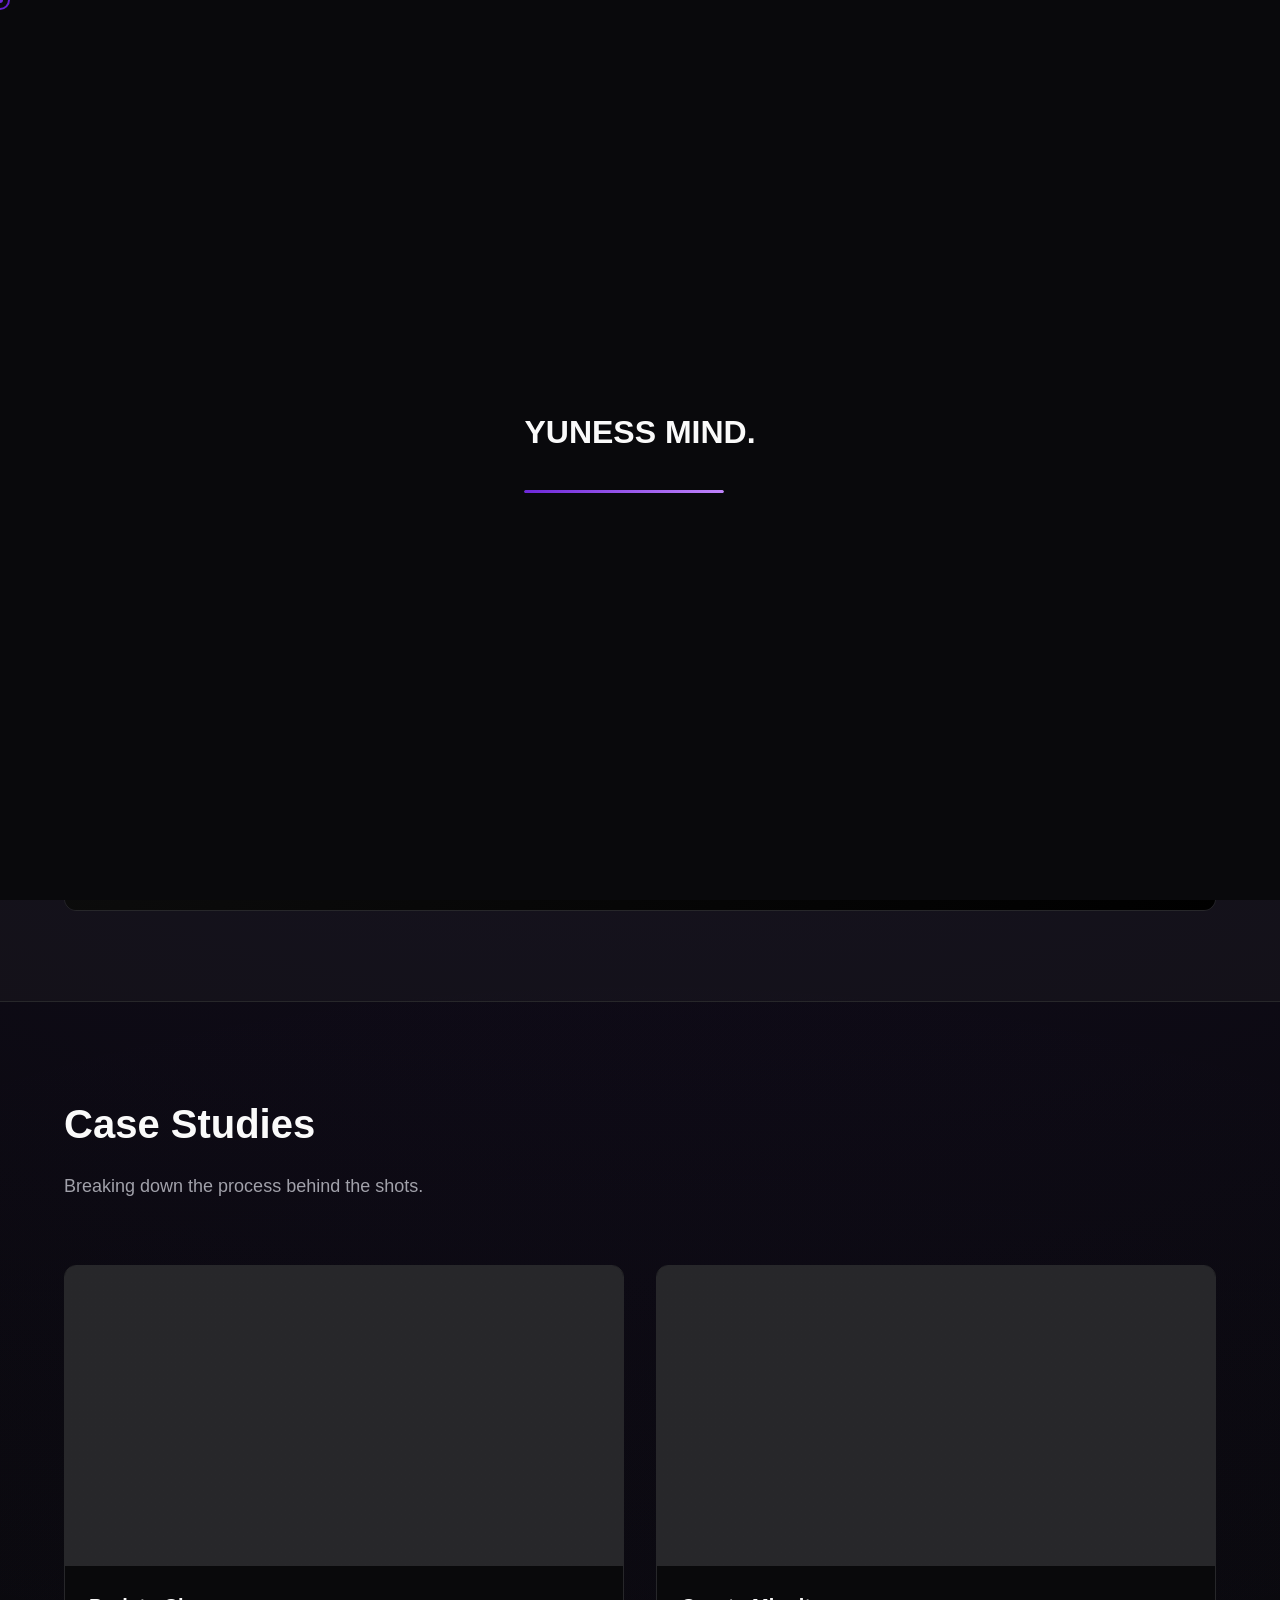
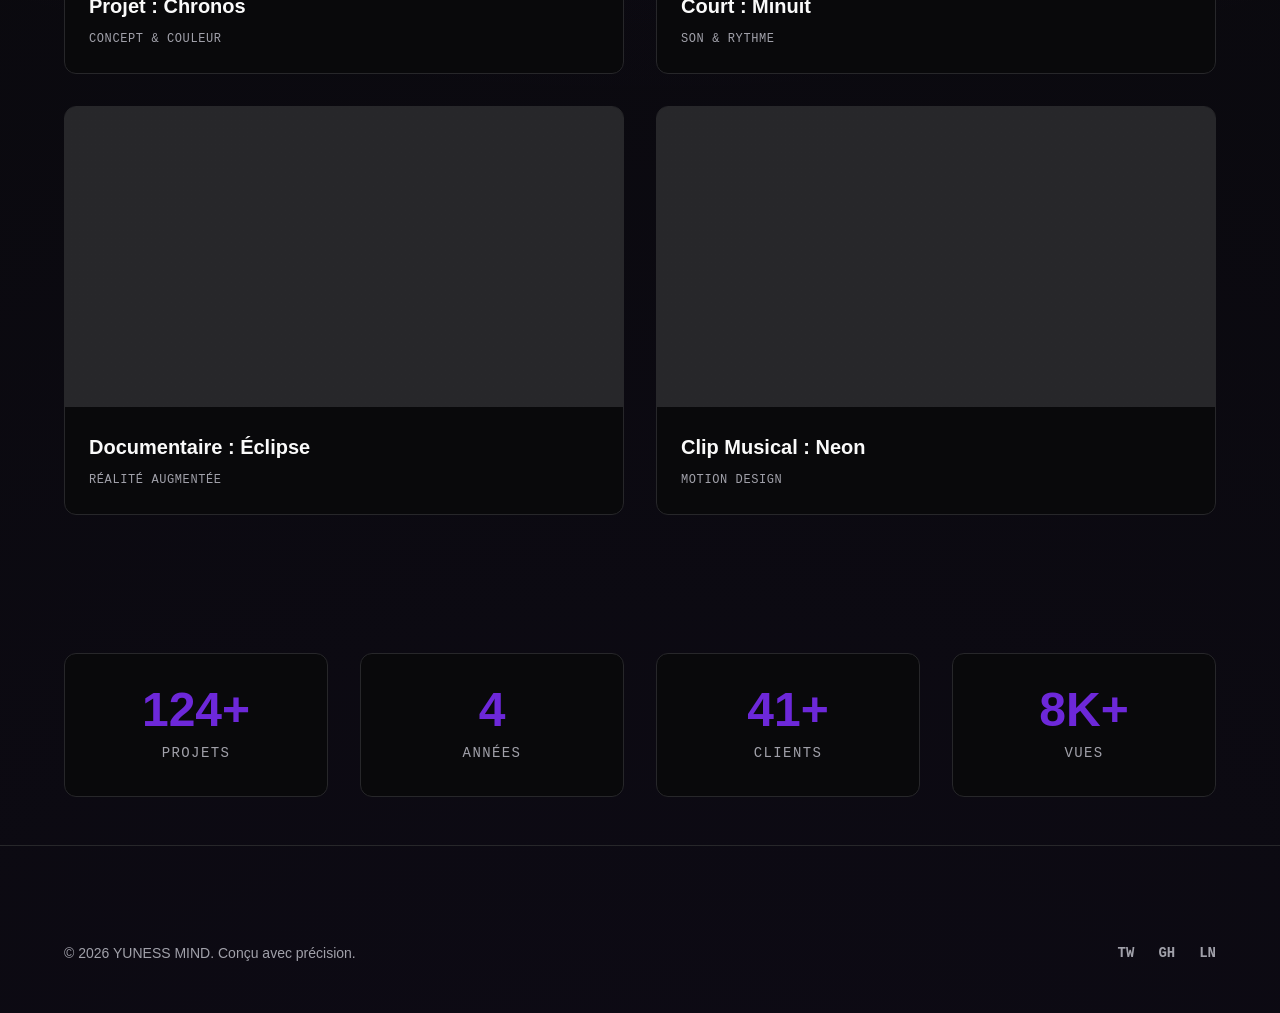
<file: work.html>
<!DOCTYPE html>
<html lang="fr">
<head>
    <meta charset="UTF-8">
    <meta name="viewport" content="width=device-width, initial-scale=1.0">
    <title data-t="title-work">YUNESS MIND | Projets</title>
    <meta name="description" content="Portfolio de projets vidéo et travail visuel par YUNESS MIND.">
    <meta name="theme-color" content="#0a0a0a">

    <link rel="preconnect" href="https://fonts.googleapis.com">
    <link rel="preconnect" href="https://fonts.gstatic.com" crossorigin>
    <link href="https://fonts.googleapis.com/css2?family=Space+Grotesk:wght@400;500;600;700;800&family=Inter:wght@400;500;600;700&family=JetBrains+Mono:wght@400;500;600&display=swap" rel="stylesheet">

    <link rel="stylesheet" href="style-gothic.css">
</head>
<body class="dark-theme">
    <!-- Page Loader -->
    <div class="loader" id="loader">
        <div class="loader-content">
            <div class="loader-logo">YUNESS MIND<span class="dot">.</span></div>
            <div class="loader-bar">
                <div class="loader-progress"></div>
            </div>
        </div>
    </div>

    <!-- Custom Cursor -->
    <div class="custom-cursor" id="custom-cursor"></div>
    <div class="custom-cursor-dot" id="custom-cursor-dot"></div>

    <!-- Parallax Background -->
    <div class="parallax-container" aria-hidden="true">
        <div class="parallax-layer parallax-dots" data-parallax="0.2"></div>
        <div class="parallax-layer parallax-grid" data-parallax="0.5"></div>
    </div>

    <a href="#main-content" class="skip-link">Passer au contenu</a>

    <header class="site-header">
        <nav class="nav-container">
            <div class="logo">
                <a href="index.html" aria-label="Accueil YUNESS MIND">YUNESS MIND<span class="dot">.</span></a>
            </div>
            <ul class="nav-links" id="nav-links">
                <li><a href="index.html" class="nav-link">Accueil</a></li>
                <li><a href="work.html" class="nav-link active">Projets</a></li>
                <li><a href="about.html" class="nav-link">À Propos</a></li>
                <li><a href="contact.html" class="nav-link btn-secondary">Contact</a></li>
            </ul>
            <button class="theme-toggle" id="theme-toggle" aria-label="Toggle theme" type="button">
                <svg class="sun-icon" viewBox="0 0 24 24">
                    <circle cx="12" cy="12" r="5"/>
                    <line x1="12" y1="1" x2="12" y2="3"/>
                    <line x1="12" y1="21" x2="12" y2="23"/>
                    <line x1="4.22" y1="4.22" x2="5.64" y2="5.64"/>
                    <line x1="18.36" y1="18.36" x2="19.78" y2="19.78"/>
                    <line x1="1" y1="12" x2="3" y2="12"/>
                    <line x1="21" y1="12" x2="23" y2="12"/>
                    <line x1="4.22" y1="19.78" x2="5.64" y2="18.36"/>
                    <line x1="18.36" y1="5.64" x2="19.78" y2="4.22"/>
                </svg>
                <svg class="moon-icon" viewBox="0 0 24 24">
                    <path d="M21 12.79A9 9 0 1 1 11.21 3 7 7 0 0 0 21 12.79z"/>
                </svg>
            </button>
            <button class="menu-toggle" type="button" aria-expanded="false" aria-controls="nav-links" aria-label="Ouvrir le menu">
                <span class="menu-icon"><span></span></span>
            </button>
        </nav>
    </header>

    <main id="main-content">
        <!-- Showreel Section -->
        <section class="showreel-section section-animated" id="showreel">
            <div class="container">
                <div class="section-header">
                    <h2 class="section-title" data-t="showreel-title">Showreel 2026</h2>
                    <p class="section-desc" data-t="gothic-desc">Rythme visuel et précision narrative.</p>
                </div>
                <div class="video-container" data-animate="fade-in">
                    <div class="video-placeholder">
                        <div class="play-button" aria-label="Lire le Showreel">
                            <svg width="60" height="60" viewBox="0 0 60 60" fill="none">
                                <circle cx="30" cy="30" r="30" fill="white" fill-opacity="0.1" />
                                <path d="M40 30L25 38.6603V21.3397L40 30Z" fill="white" />
                            </svg>
                        </div>
                        <p data-t="video-placeholder">Emplacement pour la Vidéo</p>
                    </div>
                </div>
            </div>
        </section>

        <!-- Work Section -->
        <section class="work-section section-animated" id="work">
            <div class="container">
                <div class="section-header">
                    <h2 class="section-title" data-t="case-studies">Études de Cas</h2>
                    <p class="section-desc" data-t="case-studies-desc">Analyse du processus derrière les prises de vue.</p>
                </div>

                <div class="project-grid">
                    <div class="project-card" tabindex="0">
                        <div class="project-image-wrapper">
                            <div class="project-image-placeholder"></div>
                            <div class="project-video-preview">
                                <div class="video-overlay-content">
                                    <div class="play-indicator">
                                        <svg viewBox="0 0 24 24"><polygon points="5,3 19,12 5,21"/></svg>
                                    </div>
                                    <div class="video-overlay-title">Projet : Chronos</div>
                                    <div class="video-overlay-tag">Concept & Couleur</div>
                                </div>
                            </div>
                        </div>
                        <div class="project-info">
                            <h3 class="project-title">Projet : Chronos</h3>
                            <p class="project-tag">Concept & Couleur</p>
                        </div>
                    </div>

                    <div class="project-card" tabindex="0">
                        <div class="project-image-wrapper">
                            <div class="project-image-placeholder"></div>
                            <div class="project-video-preview">
                                <div class="video-overlay-content">
                                    <div class="play-indicator">
                                        <svg viewBox="0 0 24 24"><polygon points="5,3 19,12 5,21"/></svg>
                                    </div>
                                    <div class="video-overlay-title">Court : Minuit</div>
                                    <div class="video-overlay-tag">Son & Rythme</div>
                                </div>
                            </div>
                        </div>
                        <div class="project-info">
                            <h3 class="project-title">Court : Minuit</h3>
                            <p class="project-tag">Son & Rythme</p>
                        </div>
                    </div>

                    <div class="project-card" tabindex="0">
                        <div class="project-image-wrapper">
                            <div class="project-image-placeholder"></div>
                            <div class="project-video-preview">
                                <div class="video-overlay-content">
                                    <div class="play-indicator">
                                        <svg viewBox="0 0 24 24"><polygon points="5,3 19,12 5,21"/></svg>
                                    </div>
                                    <div class="video-overlay-title">Documentaire : Éclipse</div>
                                    <div class="video-overlay-tag">Réalité Augmentée</div>
                                </div>
                            </div>
                        </div>
                        <div class="project-info">
                            <h3 class="project-title">Documentaire : Éclipse</h3>
                            <p class="project-tag">Réalité Augmentée</p>
                        </div>
                    </div>

                    <div class="project-card" tabindex="0">
                        <div class="project-image-wrapper">
                            <div class="project-image-placeholder"></div>
                            <div class="project-video-preview">
                                <div class="video-overlay-content">
                                    <div class="play-indicator">
                                        <svg viewBox="0 0 24 24"><polygon points="5,3 19,12 5,21"/></svg>
                                    </div>
                                    <div class="video-overlay-title">Clip Musical : Neon</div>
                                    <div class="video-overlay-tag">Motion Design</div>
                                </div>
                            </div>
                        </div>
                        <div class="project-info">
                            <h3 class="project-title">Clip Musical : Neon</h3>
                            <p class="project-tag">Motion Design</p>
                        </div>
                    </div>
                </div>
            </div>
        </section>

        <!-- Stats Section -->
        <section class="stats-section section-animated" id="stats">
            <div class="container">
                <div class="stats-grid">
                    <div class="stat-item">
                        <div class="stat-number">
                            <span class="counter" data-target="150">0</span>+
                        </div>
                        <div class="stat-label">Projets</div>
                    </div>
                    <div class="stat-item">
                        <div class="stat-number">
                            <span class="counter" data-target="5">0</span>
                        </div>
                        <div class="stat-label">Années</div>
                    </div>
                    <div class="stat-item">
                        <div class="stat-number">
                            <span class="counter" data-target="50">0</span>+
                        </div>
                        <div class="stat-label">Clients</div>
                    </div>
                    <div class="stat-item">
                        <div class="stat-number">
                            <span class="counter" data-target="10">0</span>K+
                        </div>
                        <div class="stat-label">Vues</div>
                    </div>
                </div>
            </div>
        </section>
    </main>

    <footer class="site-footer">
        <div class="container">
            <div class="footer-bottom">
                <p>&copy; 2026 YUNESS MIND. Conçu avec précision.</p>
                <div class="social-links">
                    <a href="#" aria-label="Twitter">TW</a>
                    <a href="#" aria-label="GitHub">GH</a>
                    <a href="#" aria-label="LinkedIn">LN</a>
                </div>
            </div>
        </div>
    </footer>

    <script src="i18n.js"></script>
    <script src="main.js"></script>
</body>
</html>
</file>
<file: style-gothic.css>
/* 
   YUNESS MIND Portfolio | Dark Topographic (Gothic) Theme
   Adheres to Agent Quality Standards (AGENTS.md)
*/

:root {
    /* Design Tokens (HSL) */
    --background: 240 10% 4.1%; /* #09090b */
    --foreground: 0 0% 98%;      /* #fafafa */

    --accent: 263.4 70% 50.4%;   /* Deep Violet */
    --accent-foreground: 0 0% 100%;

    --muted: 240 3.7% 15.9%;
    --muted-foreground: 240 5% 64.9%;

    --card: 240 10% 3.9%;
    --card-foreground: 0 0% 98%;

    --border: 240 3.7% 15.9%;
    --input: 240 3.7% 15.9%;
    --ring: 263.4 70% 50.4%;

    /* Transitions */
    --transition-fast: 0.2s ease;
    --transition-smooth: 0.4s cubic-bezier(0.16, 1, 0.3, 1);
    --transition-slow: 0.6s cubic-bezier(0.16, 1, 0.3, 1);
    
    /* Spacing & Radii */
    --radius: 0.75rem;
    --container-max-width: 1200px;
    --section-spacing: clamp(4rem, 10vh, 8rem);
    
    /* Typography */
    --font-heading: 'Plus Jakarta Sans', sans-serif;
    --font-body: 'Plus Jakarta Sans', sans-serif;
    --font-mono: 'Geist Mono', monospace;
    
    /* Fluid Scale (Simplified) */
    --fs-base: 1rem;
    --fs-lg: clamp(1.125rem, 1.5vw, 1.25rem);
    --fs-xl: clamp(1.5rem, 3vw, 2rem);
    --fs-2xl: clamp(2rem, 5vw, 3rem);
    --fs-hero: clamp(3rem, 10vw, 6rem);
}

/* Light Theme */
[data-theme="light"] {
    --background: 0 0% 98%;
    --foreground: 240 10% 4.1%;

    --muted: 240 4% 90%;
    --muted-foreground: 240 5% 35%;

    --card: 0 0% 100%;
    --border: 240 4% 85%;
}

.delay-1 { --delay: 0.2s; }
.delay-2 { --delay: 0.4s; }
.delay-3 { --delay: 0.6s; }

/* Reset & Base */
*, *::before, *::after {
    box-sizing: border-box;
    margin: 0;
    padding: 0;
}

html {
    scroll-behavior: smooth;
    color-scheme: dark;
}

body {
    background-color: hsl(var(--background));
    background-image: 
        radial-gradient(circle at 50% -20%, hsl(var(--accent) / 0.15), transparent 70%),
        radial-gradient(circle at 50% 120%, hsl(var(--accent) / 0.05), transparent 70%);
    color: hsl(var(--foreground));
    font-family: var(--font-body);
    font-size: 16px;
    line-height: 1.6;
    -webkit-font-smoothing: antialiased;
    -moz-osx-font-smoothing: grayscale;
    overflow-x: hidden;
    position: relative;
}

/* Vignette Effect */
body::after {
    content: "";
    position: fixed;
    inset: 0;
    background: radial-gradient(circle, transparent 50%, hsl(0 0% 0% / 0.4) 150%);
    pointer-events: none;
    z-index: 9998;
}

/* Typography Selection */
::selection {
    background-color: hsl(var(--accent) / 0.3);
    color: hsl(var(--foreground));
}

/* Noise Texture Overlay */
body::before {
    content: "";
    position: fixed;
    top: 0;
    left: 0;
    width: 100vw;
    height: 100vh;
    opacity: 0.03;
    pointer-events: none;
    z-index: 9999;
    background-image: url('data:image/svg+xml,%3Csvg viewBox="0 0 200 200" xmlns="http://www.w3.org/2000/svg"%3E%3Cfilter id="noiseFilter"%3E%3CfeTurbulence type="fractalNoise" baseFrequency="0.65" numOctaves="3" stitchTiles="stitch"/%3E%3C/filter%3E%3Crect width="100%25" height="100%25" filter="url(%23noiseFilter)"/%3E%3C/svg%3E');
}

/* Cinematic Particles */
.cinematic-grains {
    position: fixed;
    inset: 0;
    pointer-events: none;
    z-index: 1;
    overflow: hidden;
}

.grain {
    position: absolute;
    width: 2px;
    height: 2px;
    background: white;
    border-radius: 50%;
    opacity: 0.1;
    filter: blur(1px);
    animation: drift linear infinite;
}

@keyframes drift {
    from { transform: translateY(0) translateX(0); }
    to { transform: translateY(-100vh) translateX(50px); }
}

/* Hide Scrollbar during initial load flash */
.no-js {
    display: none;
}

/* Layout Utilities */
.container {
    max-width: var(--container-max-width);
    margin: 0 auto;
    padding: 0 1.5rem;
}

/* Header & Nav */
.site-header {
    width: 100%;
    position: fixed;
    top: 0;
    left: 0;
    z-index: 100;
    -webkit-backdrop-filter: blur(12px);
    backdrop-filter: blur(12px);
    border-bottom: 1px solid hsl(var(--border));
    background-color: hsl(var(--background) / 0.8);
}

/* Scroll Progress Indicator */
.scroll-progress {
    position: fixed;
    top: 0;
    left: 0;
    width: 0%;
    height: 2px;
    background: linear-gradient(90deg, hsl(var(--accent)), #c084fc);
    z-index: 1001;
    transition: width 0.1s ease;
}

.nav-container {
    display: flex;
    justify-content: space-between;
    align-items: center;
    height: 4.5rem;
    max-width: var(--container-max-width);
    margin: 0 auto;
    padding: 0 1.5rem;
}

.logo {
    font-weight: 800;
    font-size: 1.5rem;
    letter-spacing: -0.05em;
    font-family: var(--font-heading);
    white-space: nowrap; /* Prevent "YUNESS MIND" from wrapping */
    flex-shrink: 0;
}

.logo a {
    text-decoration: none;
    color: inherit;
}

.logo .dot {
    color: hsl(var(--accent));
}

.nav-links {
    list-style: none;
    display: flex;
    gap: 2rem;
    align-items: center;
}

@media (max-width: 860px) {
    .nav-links {
        position: fixed;
        top: 4.5rem;
        left: 0;
        right: 0;
        height: calc(100vh - 4.5rem);
        flex-direction: column;
        align-items: center;
        justify-content: center;
        gap: 3rem;
        background-color: hsl(var(--background));
        opacity: 0;
        visibility: hidden;
        pointer-events: none;
        transition: opacity 0.3s ease, visibility 0.3s ease;
        z-index: 99;
    }

    .nav-links.is-open {
        display: flex;
        opacity: 1;
        visibility: visible;
        pointer-events: auto;
    }

    .nav-links .nav-link {
        font-size: 1.5rem;
        font-weight: 600;
    }

    .menu-toggle {
        display: flex !important;
        align-items: center;
        justify-content: center;
        margin-left: 1rem;
    }

    .logo {
        font-size: 1.25rem;
    }

    .logo a {
        display: block;
    }
}

.nav-link {
    text-decoration: none;
    color: hsl(var(--muted-foreground));
    font-weight: 500;
    font-size: 0.875rem;
    transition: color 0.2s ease;
}

.nav-link:hover, 
.nav-link:focus-visible {
    color: hsl(var(--foreground));
}

/* ============================================================
   EDITOR UI (CapCut-style)
   ============================================================ */

.editor-hero {
    position: relative;
    min-height: 100vh;
    display: flex;
    flex-direction: column;
    align-items: center;
    justify-content: center;
    padding: 6rem 1.5rem 2rem;
    z-index: 10;
    overflow: hidden;
}

.editor-window {
    position: relative;
    width: 100%;
    max-width: 1100px;
    background-color: hsl(240 10% 7%);
    border: 1px solid hsl(var(--border));
    border-radius: 1rem;
    box-shadow:
        0 0 0 1px hsl(0 0% 100% / 0.04),
        0 20px 80px -20px hsl(0 0% 0% / 0.7),
        0 0 120px -40px hsl(var(--accent) / 0.15);
    transition: opacity 0.5s ease, transform 0.5s ease;
    overflow: hidden;
}

/* Title Bar */
.editor-titlebar {
    display: flex;
    align-items: center;
    justify-content: space-between;
    height: 2.5rem;
    padding: 0 1rem;
    background-color: hsl(240 10% 9%);
    border-bottom: 1px solid hsl(var(--border));
}

.editor-dots {
    display: flex;
    gap: 6px;
}

.dot-red, .dot-yellow, .dot-green {
    width: 12px;
    height: 12px;
    border-radius: 50%;
}

.dot-red { background-color: #ff5f57; }
.dot-yellow { background-color: #ffbd2e; }
.dot-green { background-color: #28c840; }

.editor-title-text {
    font-family: var(--font-mono);
    font-size: 0.75rem;
    color: hsl(var(--muted-foreground));
    letter-spacing: 0.02em;
}

.editor-actions-bar {
    display: flex;
    gap: 0.5rem;
}

.editor-action-btn {
    font-family: var(--font-mono);
    font-size: 0.7rem;
    padding: 0.25rem 0.75rem;
    border-radius: 0.375rem;
    background-color: hsl(var(--accent));
    color: white;
    font-weight: 600;
    letter-spacing: 0.03em;
}

/* Editor Body (3-column) */
.editor-body {
    display: grid;
    grid-template-columns: 180px 1fr 200px;
    min-height: 340px;
}

.editor-panel {
    padding: 0.75rem;
    border-right: 1px solid hsl(var(--border));
    overflow: hidden;
}

.editor-panel-right {
    border-right: none;
    border-left: 1px solid hsl(var(--border));
}

.panel-section {
    margin-bottom: 1rem;
}

.panel-label {
    font-family: var(--font-mono);
    font-size: 0.65rem;
    color: hsl(var(--muted-foreground));
    text-transform: uppercase;
    letter-spacing: 0.1em;
    margin-bottom: 0.5rem;
    padding-bottom: 0.25rem;
    border-bottom: 1px solid hsl(var(--border) / 0.5);
}

.panel-thumb {
    width: 100%;
    height: 40px;
    border-radius: 0.375rem;
    background: linear-gradient(135deg, hsl(240 10% 12%), hsl(240 10% 16%));
    margin-bottom: 0.4rem;
    border: 1px solid hsl(var(--border) / 0.4);
}

.panel-item {
    font-size: 0.75rem;
    color: hsl(var(--muted-foreground));
    padding: 0.35rem 0.5rem;
    border-radius: 0.375rem;
    cursor: default;
    transition: background-color 0.15s ease;
}

.panel-item:hover {
    background-color: hsl(var(--muted) / 0.5);
    color: hsl(var(--foreground));
}

.fx-icon {
    color: hsl(var(--accent));
    margin-right: 0.25rem;
}

/* Properties Panel */
.prop-row {
    display: flex;
    justify-content: space-between;
    align-items: center;
    font-size: 0.75rem;
    color: hsl(var(--muted-foreground));
    padding: 0.3rem 0;
}

.prop-val {
    font-family: var(--font-mono);
    font-size: 0.7rem;
    color: hsl(var(--foreground) / 0.7);
    background-color: hsl(var(--muted) / 0.4);
    padding: 0.15rem 0.5rem;
    border-radius: 0.25rem;
}

/* Color Sliders */
.color-sliders {
    display: flex;
    flex-direction: column;
    gap: 0.5rem;
}

.slider-row {
    display: flex;
    align-items: center;
    gap: 0.5rem;
    font-size: 0.7rem;
    color: hsl(var(--muted-foreground));
}

.slider-row span {
    min-width: 60px;
}

.slider-track {
    flex: 1;
    height: 4px;
    background-color: hsl(var(--muted) / 0.5);
    border-radius: 2px;
    overflow: hidden;
}

.slider-fill {
    height: 100%;
    background: linear-gradient(90deg, hsl(var(--accent)), #c084fc);
    border-radius: 2px;
}

.fill-55 { width: 55%; }
.fill-40 { width: 40%; }
.fill-70 { width: 70%; }

/* Preview Canvas */
.editor-preview {
    display: flex;
    flex-direction: column;
    align-items: center;
    justify-content: center;
    padding: 1rem;
    background-color: hsl(240 10% 5%);
}

.preview-toolbar {
    width: 100%;
    display: flex;
    justify-content: space-between;
    align-items: center;
    padding: 0.25rem 0.5rem;
    margin-bottom: 0.5rem;
    background: hsl(240 10% 8%);
    border-radius: 0.25rem;
}

.preview-btns {
    display: flex;
    gap: 0.25rem;
}

.preview-btn {
    font-size: 0.65rem;
    font-family: var(--font-mono);
    padding: 0.25rem 0.5rem;
    color: hsl(var(--muted-foreground));
    border-radius: 0.25rem;
    cursor: pointer;
}

.preview-btn:hover,
.preview-btn.active {
    background: hsl(var(--accent) / 0.2);
    color: hsl(var(--foreground));
}

.preview-zoom {
    font-size: 0.65rem;
    font-family: var(--font-mono);
    color: hsl(var(--muted-foreground));
}

.preview-canvas {
    position: relative;
    width: 100%;
    aspect-ratio: 16 / 9;
    background: linear-gradient(160deg, hsl(240 10% 8%), hsl(260 15% 10%));
    border-radius: 0.5rem;
    overflow: hidden;
    display: flex;
    align-items: center;
    justify-content: center;
    border: 1px solid hsl(var(--border) / 0.3);
}

.preview-overlay {
    position: absolute;
    inset: 0;
    display: flex;
    align-items: center;
    justify-content: center;
    opacity: 0.6;
    transition: opacity 0.2s ease;
}

.preview-canvas:hover .preview-overlay {
    opacity: 1;
}

.preview-logo {
    font-family: var(--font-heading);
    font-size: clamp(2rem, 5vw, 4rem);
    font-weight: 800;
    letter-spacing: -0.04em;
    color: white;
    z-index: 2;
    text-shadow: 0 0 40px hsl(var(--accent) / 0.4);
}

.preview-logo .dot {
    color: hsl(var(--accent));
}

.preview-timecode {
    position: absolute;
    bottom: 0.5rem;
    right: 0.5rem;
    font-family: var(--font-mono);
    font-size: 0.65rem;
    color: hsl(var(--muted-foreground) / 0.6);
    background-color: hsl(0 0% 0% / 0.5);
    padding: 0.1rem 0.4rem;
    border-radius: 0.25rem;
}

/* Preview Playback Controls */
.preview-controls {
    position: absolute;
    bottom: 0.5rem;
    left: 50%;
    transform: translateX(-50%);
    display: flex;
    align-items: center;
    gap: 1rem;
    background: hsl(0 0% 0% / 0.6);
    padding: 0.35rem 0.75rem;
    border-radius: 2rem;
    backdrop-filter: blur(8px);
}

.playback-btns {
    display: flex;
    gap: 0.5rem;
}

.pb-btn {
    font-size: 0.7rem;
    color: hsl(var(--foreground));
    cursor: pointer;
    padding: 0.2rem;
    transition: color 0.15s ease;
}

.pb-btn:hover {
    color: hsl(var(--accent));
}

.playback-progress {
    width: 80px;
}

.pb-progress-bar {
    height: 3px;
    background: hsl(0 0% 100% / 0.2);
    border-radius: 2px;
    overflow: hidden;
}

.pb-progress-fill {
    height: 100%;
    width: 35%;
    background: hsl(var(--accent));
    border-radius: 2px;
}

/* Timeline */
.editor-timeline {
    position: relative;
    border-top: 1px solid hsl(var(--border));
    background-color: hsl(240 10% 6%);
    padding: 0.5rem 0;
    overflow: hidden;
}

.clip-effect {
    flex: 0.5;
    background: linear-gradient(90deg, hsl(45 80% 50% / 0.5), hsl(45 80% 50% / 0.3));
    border: 1px solid hsl(45 80% 50% / 0.3);
}

/* Keyframe Markers on clips */
.keyframe-marker {
    position: absolute;
    top: 50%;
    width: 8px;
    height: 8px;
    background: hsl(var(--accent));
    transform: translate(-50%, -50%) rotate(45deg);
    z-index: 4;
    box-shadow: 0 0 6px hsl(var(--accent) / 0.8);
    animation: keyframe-pulse 1.5s ease-in-out infinite;
}

@keyframes keyframe-pulse {
    0%, 100% { transform: translate(-50%, -50%) rotate(45deg) scale(1); opacity: 1; }
    50% { transform: translate(-50%, -50%) rotate(45deg) scale(1.2); opacity: 0.7; }
}

.timeline-ruler {
    display: flex;
    justify-content: space-between;
    padding: 0.25rem 3.5rem 0.25rem 3.5rem;
    font-family: var(--font-mono);
    font-size: 0.6rem;
    color: hsl(var(--muted-foreground) / 0.5);
    border-bottom: 1px solid hsl(var(--border) / 0.3);
    margin-bottom: 0.25rem;
}

.timeline-tracks {
    display: flex;
    flex-direction: column;
    gap: 3px;
    padding: 0 0.5rem;
}

.timeline-track {
    display: flex;
    align-items: center;
    height: 28px;
    gap: 0.5rem;
}

.track-label {
    width: 2rem;
    font-family: var(--font-mono);
    font-size: 0.65rem;
    color: hsl(var(--muted-foreground) / 0.6);
    text-align: center;
    flex-shrink: 0;
}

.track-clips {
    flex: 1;
    display: flex;
    gap: 3px;
    height: 100%;
    position: relative;
}

.clip {
    height: 100%;
    border-radius: 4px;
    min-width: 20px;
}

.clip-1 {
    flex: 3;
    background: linear-gradient(90deg, hsl(var(--accent) / 0.5), hsl(var(--accent) / 0.3));
    border: 1px solid hsl(var(--accent) / 0.3);
}

.clip-2 {
    flex: 2;
    background: linear-gradient(90deg, hsl(280 60% 40% / 0.5), hsl(280 60% 40% / 0.3));
    border: 1px solid hsl(280 60% 40% / 0.3);
}

.clip-3 {
    flex: 4;
    background: linear-gradient(90deg, hsl(var(--accent) / 0.4), hsl(var(--accent) / 0.25));
    border: 1px solid hsl(var(--accent) / 0.25);
}

.clip-overlay {
    flex: 1;
    margin-left: 30%;
    background: linear-gradient(90deg, hsl(200 70% 45% / 0.4), hsl(200 70% 45% / 0.2));
    border: 1px solid hsl(200 70% 45% / 0.2);
}

.clip-audio {
    flex: 1;
    background: linear-gradient(90deg, hsl(140 50% 40% / 0.4), hsl(140 50% 40% / 0.25));
    border: 1px solid hsl(140 50% 40% / 0.2);
}

.clip-sfx {
    flex: 1;
    margin-left: 50%;
    margin-right: 20%;
    background: linear-gradient(90deg, hsl(45 80% 50% / 0.35), hsl(45 80% 50% / 0.2));
    border: 1px solid hsl(45 80% 50% / 0.2);
}

.timeline-playhead {
    position: absolute;
    top: 0;
    left: 38%;
    width: 2px;
    height: 100%;
    background-color: hsl(var(--accent));
    box-shadow: 0 0 8px hsl(var(--accent) / 0.5);
    z-index: 2;
}

.timeline-playhead::before {
    content: '';
    position: absolute;
    top: 0;
    left: 50%;
    transform: translateX(-50%);
    width: 10px;
    height: 10px;
    background-color: hsl(var(--accent));
    clip-path: polygon(0 0, 100% 0, 50% 80%);
}

/* Animated Cursor */
.editor-cursor {
    position: absolute;
    top: 50%;
    left: 50%;
    width: 24px;
    height: 24px;
    z-index: 100;
    pointer-events: none;
    transform: translate(-50%, -50%);
    filter: drop-shadow(0 2px 4px rgba(0,0,0,0.4));
    will-change: transform, left, top;
}

.cursor-ripple {
    position: absolute;
    top: -4px;
    left: -8px;
    width: 20px;
    height: 20px;
    background-color: hsl(var(--accent));
    border-radius: 50%;
    opacity: 0;
    transform: scale(0.5);
    pointer-events: none;
}

.cursor-ripple.click {
    animation: ripple-click 0.5s ease-out forwards;
}

@keyframes ripple-click {
    0% {
        opacity: 0.6;
        transform: scale(0.5);
    }
    100% {
        opacity: 0;
        transform: scale(2);
    }
}

/* Interaction Highlights (toggled by JS) */

.panel-thumb.is-active {
    border-color: hsl(var(--accent) / 0.6);
    box-shadow: 0 0 12px hsl(var(--accent) / 0.25);
    background: linear-gradient(135deg, hsl(240 10% 14%), hsl(var(--accent) / 0.1));
    transition: border-color 0.25s ease, box-shadow 0.25s ease, background 0.25s ease;
}

.panel-item.is-active {
    background-color: hsl(var(--accent) / 0.15);
    color: hsl(var(--foreground));
    box-shadow: 0 0 8px hsl(var(--accent) / 0.15);
    transition: background-color 0.2s ease, color 0.2s ease;
}

.clip.is-hovered {
    outline: 2px solid hsl(var(--accent) / 0.4);
    outline-offset: -1px;
    box-shadow: 0 0 10px hsl(var(--accent) / 0.2);
    transition: outline 0.2s ease, box-shadow 0.2s ease;
}

.clip.is-selected {
    outline: 2px solid hsl(var(--accent) / 0.8);
    outline-offset: -1px;
    box-shadow: 0 0 16px hsl(var(--accent) / 0.35);
    transition: outline 0.2s ease, box-shadow 0.2s ease;
}

.prop-val.is-editing {
    background-color: hsl(var(--accent) / 0.2);
    color: hsl(var(--accent-foreground));
    box-shadow: 0 0 6px hsl(var(--accent) / 0.2);
    transition: background-color 0.2s ease, color 0.15s ease;
}

/* Keyframe Diamond Markers */
.keyframe-dot {
    position: absolute;
    top: 50%;
    width: 8px;
    height: 8px;
    background-color: hsl(var(--accent));
    transform: translate(-50%, -50%) rotate(45deg) scale(0);
    box-shadow: 0 0 6px hsl(var(--accent) / 0.5);
    z-index: 5;
    pointer-events: none;
}

.keyframe-dot.appear {
    animation: keyframe-pop 0.4s cubic-bezier(0.34, 1.56, 0.64, 1) forwards;
}

.keyframe-dot.fade-out {
    animation: keyframe-fade 0.5s ease-out forwards;
}

@keyframes keyframe-pop {
    0% {
        transform: translate(-50%, -50%) rotate(45deg) scale(0);
        opacity: 0;
    }
    100% {
        transform: translate(-50%, -50%) rotate(45deg) scale(1);
        opacity: 1;
    }
}

@keyframes keyframe-fade {
    0% { opacity: 1; }
    100% { opacity: 0; transform: translate(-50%, -50%) rotate(45deg) scale(0.5); }
}

/* Floating Logo and other styles continue... */


/* Scroll Hint */
.scroll-hint {
    position: absolute;
    bottom: 2rem;
    left: 50%;
    transform: translateX(-50%);
    display: flex;
    flex-direction: column;
    align-items: center;
    gap: 0.5rem;
    opacity: 0.5;
    animation: bounce-hint 2s infinite ease-in-out;
}

.scroll-arrow {
    width: 24px;
    height: 24px;
    border-right: 2px solid hsl(var(--foreground));
    border-bottom: 2px solid hsl(var(--foreground));
    transform: rotate(45deg);
}

@keyframes bounce-hint {
    0%, 100% { transform: translateX(-50%) translateY(0); opacity: 0.5; }
    50% { transform: translateX(-50%) translateY(8px); opacity: 0.8; }
}

/* Mobile: hide side panels */
@media (max-width: 768px) {
    .editor-body {
        grid-template-columns: 1fr;
    }

    .editor-panel {
        display: none;
    }

    .editor-titlebar {
        padding: 0 0.75rem;
    }

    .editor-title-text {
        font-size: 0.65rem;
        overflow: hidden;
        text-overflow: ellipsis;
        white-space: nowrap;
        max-width: 140px;
    }

    .timeline-ruler {
        padding: 0.25rem 2rem;
        font-size: 0.55rem;
    }

    .timeline-ruler span:nth-child(n+5) {
        display: none;
    }
}

/* ============================================================
   HERO SECTION (after editor)
   ============================================================ */

/* Hero Section Refined */
.hero-section {
    position: relative;
    padding: calc(var(--section-spacing) + 4.5rem) 0 var(--section-spacing);
    min-height: 90vh;
    display: flex;
    align-items: center;
    overflow: hidden;
}

.hero-grid {
    display: block; /* Removed grid for centered layout */
    text-align: left;
    position: relative;
    z-index: 2;
}

@media (max-width: 968px) {
    .hero-grid {
        text-align: center;
    }
    
    .hero-content {
        margin: 0 auto;
        position: relative;
        z-index: 2;
    }
    
    .hero-actions {
        justify-content: center;
    }
}

/* Visuals & Glows */
.hero-visual {
    position: absolute;
    top: 50%;
    right: 0%;
    transform: translateY(-50%);
    width: 50%;
    height: 100%;
    pointer-events: none;
    z-index: 1;
}

.hero-image-wrapper {
    position: absolute;
    inset: 0;
    display: flex;
    align-items: center;
    justify-content: center;
    z-index: 2;
}

.hero-body-image {
    width: 100%;
    height: 100%;
    object-fit: contain;
    object-position: right center;
    filter: drop-shadow(0 0 30px hsl(var(--accent) / 0.2));
    -webkit-user-select: none;
    user-select: none;
    pointer-events: none;
    -webkit-mask-image: linear-gradient(to left, black 60%, transparent 100%),
                        linear-gradient(to top, black 80%, transparent 100%);
    mask-image: linear-gradient(to left, black 60%, transparent 100%),
                linear-gradient(to top, black 80%, transparent 100%);
    animation: hero-float 6s ease-in-out infinite;
}

@keyframes hero-float {
    0%, 100% {
        transform: translateY(0) scale(1);
    }
    50% {
        transform: translateY(-20px) scale(1.02);
    }
}

@media (max-width: 968px) {
    .hero-section {
        min-height: 85vh;
        display: flex;
        align-items: center;
        justify-content: center;
    }

    .hero-visual {
        position: absolute;
        inset: 0;
        width: 100%;
        height: 100%;
        right: 0;
        top: 0;
        transform: none;
        margin-bottom: 0;
        opacity: 0.5;
        z-index: 1;
    }
    
    .hero-body-image {
        object-position: center;
        -webkit-mask-image: linear-gradient(to top, transparent 0%, black 50%, transparent 100%);
        mask-image: linear-gradient(to top, transparent 0%, black 50%, transparent 100%);
        animation: hero-float-mobile 6s ease-in-out infinite;
    }

    @keyframes hero-float-mobile {
        0%, 100% {
            transform: translateY(0) scale(1);
        }
        50% {
            transform: translateY(-15px) scale(1.03);
        }
    }
}

@media (prefers-reduced-motion: reduce) {
    .hero-body-image {
        animation: none;
    }
}

.glow-container {
    position: relative;
    width: 100%;
    height: 100%;
}

.glow {
    position: absolute;
    border-radius: 50%;
    filter: blur(120px);
    opacity: 0.3;
}

.glow-1 {
    width: 500px;
    height: 500px;
    background-color: hsl(var(--accent));
    top: 10%;
    left: 20%;
    animation: pulse 8s infinite alternate ease-in-out;
}

.glow-2 {
    width: 400px;
    height: 400px;
    background-color: #3b82f6;
    bottom: 20%;
    right: 10%;
    animation: pulse 12s infinite alternate-reverse ease-in-out;
}

@keyframes pulse {
    0% { transform: scale(1) translate(0, 0); }
    100% { transform: scale(1.2) translate(10%, 10%); }
}

.hero-content {
    max-width: 800px;
}

.badge {
    display: inline-block;
    padding: 0.5rem 1rem;
    background-color: hsl(var(--accent) / 0.1);
    color: hsl(var(--accent));
    border-radius: 9999px;
    font-size: 0.75rem;
    font-family: var(--font-mono);
    font-weight: 600;
    letter-spacing: 0.05em;
    margin-bottom: 1.5rem;
    border: 1px solid hsl(var(--accent) / 0.2);
}

.hero-title {
    font-size: clamp(3rem, 8vw, 5rem);
    line-height: 1.1;
    font-weight: 800;
    letter-spacing: -0.03em;
    margin-bottom: 1.5rem;
}

.hero-subtitle {
    font-size: clamp(1.125rem, 2vw, 1.25rem);
    color: hsl(var(--muted-foreground));
    margin-bottom: 2.5rem;
    max-width: 600px;
}

.hero-actions {
    display: flex;
    gap: 1rem;
}

.text-gradient {
    background: linear-gradient(to right, hsl(var(--accent)), #c084fc);
    -webkit-background-clip: text;
    background-clip: text;
    -webkit-text-fill-color: transparent;
}

/* Buttons */
.btn-primary {
    background-color: hsl(var(--accent));
    color: white;
    padding: 0.75rem 2rem;
    border-radius: var(--radius);
    text-decoration: none;
    font-weight: 600;
    font-size: 0.875rem;
    transition: transform 0.2s ease, filter 0.2s ease;
}

.btn-primary:hover,
.btn-primary:focus-visible {
    filter: brightness(1.1);
    transform: translateY(-2px);
}

.btn-outline {
    background-color: transparent;
    color: hsl(var(--foreground));
    padding: 0.75rem 2rem;
    border-radius: var(--radius);
    text-decoration: none;
    font-weight: 600;
    font-size: 0.875rem;
    border: 1px solid hsl(var(--border));
    transition: background-color 0.2s ease;
}

.btn-outline:hover,
.btn-outline:focus-visible {
    background-color: hsl(var(--muted));
}

.btn-secondary {
    background-color: hsl(var(--foreground));
    color: hsl(var(--background));
    padding: 0.5rem 1.25rem;
    border-radius: var(--radius);
    text-decoration: none;
    font-weight: 600;
    font-size: 0.875rem;
    transition: opacity 0.2s ease;
}

/* Showreel Section */
.showreel-section {
    padding: var(--section-spacing) 0;
    background-color: hsl(var(--muted) / 0.3);
}

.video-container {
    width: 100%;
    aspect-ratio: 16 / 9;
    background-color: black;
    border-radius: var(--radius);
    overflow: hidden;
    border: 1px solid hsl(var(--border));
    position: relative;
    z-index: 2;
}

.video-placeholder {
    width: 100%;
    height: 100%;
    display: flex;
    flex-direction: column;
    justify-content: center;
    align-items: center;
    gap: 1.5rem;
    background: linear-gradient(135deg, #121212 0%, #000 100%);
    color: hsl(var(--muted-foreground));
    cursor: pointer;
}

.play-button {
    transition: transform 0.3s cubic-bezier(0.175, 0.885, 0.32, 1.275);
}

.video-placeholder:hover .play-button {
    transform: scale(1.1);
}

.video-placeholder:hover {
    color: hsl(var(--foreground));
}

/* Work Section */
.work-section {
    padding: var(--section-spacing) 0;
    border-top: 1px solid hsl(var(--border));
}

.section-header {
    margin-bottom: 4rem;
}

.section-title {
    font-size: 2.5rem;
    font-weight: 700;
    margin-bottom: 1rem;
}

.section-desc {
    color: hsl(var(--muted-foreground));
    font-size: 1.125rem;
}

.project-grid {
    display: grid;
    grid-template-columns: repeat(auto-fit, minmax(400px, 1fr));
    gap: 2rem;
}

.project-card {
    background-color: hsl(var(--card));
    border: 1px solid hsl(var(--border));
    border-radius: var(--radius);
    overflow: hidden;
    cursor: pointer;
    transition: border-color 0.2s ease, transform 0.2s ease;
}

.project-card:hover,
.project-card:focus-visible {
    border-color: hsl(var(--accent));
    transform: translateY(-4px);
    outline: none;
    box-shadow: 
        0 20px 40px -20px hsl(0 0% 0% / 0.5),
        0 0 0 1px hsl(var(--accent) / 0.2);
}

/* Glass Sheen Effect */
.project-card::after {
    content: '';
    position: absolute;
    top: -50%;
    left: -50%;
    width: 200%;
    height: 200%;
    background: radial-gradient(circle, hsl(0 0% 100% / 0.1) 0%, transparent 70%);
    opacity: 0;
    transition: opacity 0.3s ease;
    pointer-events: none;
    transform: translate(var(--sheen-x, 0), var(--sheen-y, 0));
}

.project-card:hover::after {
    opacity: 1;
}

.project-image-wrapper {
    height: 300px;
    background-color: hsl(var(--muted));
    position: relative;
}

.project-image-placeholder {
    width: 100%;
    height: 100%;
    background: linear-gradient(135deg, hsl(var(--muted)), hsl(var(--muted) / 0.5));
}

.project-info {
    padding: 1.5rem;
}

.project-title {
    font-size: 1.25rem;
    font-weight: 600;
    margin-bottom: 0.5rem;
}

.project-tag {
    font-family: var(--font-mono);
    font-size: 0.75rem;
    color: hsl(var(--muted-foreground));
    text-transform: uppercase;
    letter-spacing: 0.05em;
}

/* Footer */
.site-footer {
    padding: 6rem 0 3rem;
    border-top: 1px solid hsl(var(--border));
}

.footer-bottom {
    display: flex;
    justify-content: space-between;
    align-items: center;
    color: hsl(var(--muted-foreground));
    font-size: 0.875rem;
}

.social-links {
    display: flex;
    gap: 1.5rem;
}

.social-links a {
    text-decoration: none;
    color: inherit;
    font-family: var(--font-mono);
    font-weight: 600;
    transition: color 0.2s ease;
}

.social-links a:hover {
    color: hsl(var(--foreground));
}

/* Contact Section */
.contact-section {
    padding: var(--section-spacing) 0;
    text-align: center;
    border-top: 1px solid hsl(var(--border));
}

.contact-cta {
    margin-top: 3rem;
}

.btn-large {
    font-size: 1.25rem;
    padding: 1rem 3rem;
    display: inline-block;
}

/* Skip Link */
.skip-link {
    position: absolute;
    top: -40px;
    left: 0;
    background: hsl(var(--accent));
    color: white;
    padding: 8px;
    z-index: 1000;
    transition: top 0.2s;
}

.skip-link:focus {
    top: 0;
}

/* Focus Rings */
:focus-visible {
    outline: 2px solid hsl(var(--accent));
    outline-offset: 4px;
}

/* Mobile Menu Toggle */
.menu-toggle {
    display: none;
    width: 44px;
    height: 44px;
    padding: 10px;
    background: transparent;
    border: 1px solid hsl(var(--border));
    border-radius: var(--radius);
    cursor: pointer;
    touch-action: manipulation;
    -webkit-tap-highlight-color: transparent;
}

.menu-icon {
    position: relative;
    width: 20px;
    height: 14px;
    overflow: hidden;
}

.menu-icon::before,
.menu-icon::after {
    content: '';
    position: absolute;
    left: 0;
    width: 100%;
    height: 2px;
    background-color: hsl(var(--foreground));
    transition: transform 0.3s cubic-bezier(0.16, 1, 0.3, 1), opacity 0.3s ease;
}

.menu-icon::before {
    top: 0;
}

.menu-icon::after {
    bottom: 0;
}

/* Middle line */
.menu-icon span {
    position: absolute;
    top: 50%;
    left: 0;
    width: 100%;
    height: 2px;
    background-color: hsl(var(--foreground));
    transform: translateY(-50%);
    transition: transform 0.3s cubic-bezier(0.16, 1, 0.3, 1), opacity 0.3s ease;
}

/* Open state */
.menu-toggle[aria-expanded="true"] .menu-icon::before {
    transform: translateY(6px) rotate(45deg);
}

.menu-toggle[aria-expanded="true"] .menu-icon::after {
    transform: translateY(-6px) rotate(-45deg);
}

.menu-toggle[aria-expanded="true"] .menu-icon span {
    opacity: 0;
    transform: translateY(-50%) scaleX(0);
}

/* Focus state */
.menu-toggle:focus-visible {
    outline: 2px solid hsl(var(--accent));
    outline-offset: 4px;
}

/* Responsive */
/* ============================================================
   CUSTOM CURSOR
   ============================================================ */

.custom-cursor {
    position: fixed;
    width: 20px;
    height: 20px;
    border: 2px solid hsl(var(--accent));
    border-radius: 50%;
    pointer-events: none;
    z-index: 99999;
    transform: translate(-50%, -50%);
    transition: transform 0.15s ease, width 0.2s ease, height 0.2s ease, border-color 0.2s ease;
    mix-blend-mode: difference;
}

.custom-cursor.hovering {
    width: 40px;
    height: 40px;
    border-color: hsl(var(--accent));
    background: hsl(var(--accent) / 0.1);
}

.custom-cursor-dot {
    position: fixed;
    width: 6px;
    height: 6px;
    background: hsl(var(--accent));
    border-radius: 50%;
    pointer-events: none;
    z-index: 99999;
    transform: translate(-50%, -50%);
}

/* ============================================================
   PAGE LOADING ANIMATION
   ============================================================ */

.loader {
    position: fixed;
    inset: 0;
    background: hsl(var(--background));
    z-index: 99998;
    display: flex;
    align-items: center;
    justify-content: center;
    transition: opacity 0.5s ease, visibility 0.5s ease;
}

.loader.hidden {
    opacity: 0;
    visibility: hidden;
    pointer-events: none;
}

.loader-content {
    text-align: center;
}

.loader-logo {
    font-size: 2rem;
    font-weight: 800;
    font-family: var(--font-heading);
    color: hsl(var(--foreground));
    margin-bottom: 2rem;
    animation: loader-pulse 1.5s ease-in-out infinite;
}

.loader-bar {
    width: 200px;
    height: 3px;
    background: hsl(var(--muted));
    border-radius: 2px;
    overflow: hidden;
}

.loader-progress {
    height: 100%;
    width: 0%;
    background: linear-gradient(90deg, hsl(var(--accent)), #c084fc);
    border-radius: 2px;
    animation: loader-fill 2s ease-out forwards;
}

@keyframes loader-pulse {
    0%, 100% { opacity: 1; }
    50% { opacity: 0.5; }
}

@keyframes loader-fill {
    0% { width: 0%; }
    100% { width: 100%; }
}

/* ============================================================
   ANIMATED GLOW ORBS
   ============================================================ */

.glow-1 {
    width: 500px;
    height: 500px;
    background-color: hsl(var(--accent));
    top: 10%;
    left: 20%;
    animation: glow-float 8s ease-in-out;
}

.glow-2 {
    width: 400px;
    height: 400px;
    background-color: #3b82f6;
    bottom: 20%;
    right: 10%;
    animation: glow-float-reverse 12s ease-in-out;
}

@keyframes glow-float {
    0%, 100% { transform: translate(0, 0) scale(1); opacity: 0.3; }
    25% { transform: translate(30px, -20px) scale(1.05); opacity: 0.4; }
    50% { transform: translate(-20px, 30px) scale(1.1); opacity: 0.35; }
    75% { transform: translate(-30px, -10px) scale(1.05); opacity: 0.4; }
}

@keyframes glow-float-reverse {
    0%, 100% { transform: translate(0, 0) scale(1); opacity: 0.25; }
    25% { transform: translate(-40px, 20px) scale(1.08); opacity: 0.35; }
    50% { transform: translate(30px, -25px) scale(1.05); opacity: 0.3; }
    75% { transform: translate(20px, 30px) scale(1.1); opacity: 0.35; }
}

/* ============================================================
   MICRO-INTERACTIONS ON BUTTONS/LINKS
   ============================================================ */

.btn-primary {
    position: relative;
    overflow: hidden;
}

.btn-primary::before {
    content: '';
    position: absolute;
    inset: 0;
    background: linear-gradient(45deg, transparent, hsl(0 0% 100% / 0.1), transparent);
    transform: translateX(-100%) rotate(45deg);
    transition: transform 0.6s ease;
}

.btn-primary:hover::before,
.btn-primary:focus-visible::before {
    transform: translateX(100%) rotate(45deg);
}

.btn-outline {
    position: relative;
    transition: background-color 0.2s ease, transform 0.2s ease, box-shadow 0.2s ease;
}

.btn-outline:hover::after,
.btn-outline:focus-visible::after {
    content: '';
    position: absolute;
    inset: -2px;
    border: 1px solid hsl(var(--accent) / 0.3);
    border-radius: inherit;
    animation: btn-glow 1s ease-in-out infinite;
}

@keyframes btn-glow {
    0%, 100% { opacity: 0.3; }
    50% { opacity: 0.6; }
}

/* Nav link underline animation */
.nav-link {
    position: relative;
}

.nav-link::after {
    content: '';
    position: absolute;
    bottom: -4px;
    left: 0;
    width: 0;
    height: 2px;
    background: hsl(var(--accent));
    transition: width 0.3s cubic-bezier(0.16, 1, 0.3, 1);
}

.nav-link:hover::after,
.nav-link:focus-visible::after {
    width: 100%;
}

/* Logo hover animation */
.logo a {
    transition: transform 0.3s ease;
}

.logo a:hover,
.logo a:focus-visible {
    transform: scale(1.05);
}

.logo .dot {
    display: inline-block;
    animation: dot-bounce 2s ease-in-out infinite;
}

@keyframes dot-bounce {
    0%, 100% { transform: translateY(0); }
    50% { transform: translateY(-3px); }
}

/* ============================================================
   SPLIT SCREEN PREVIEW
   ============================================================ */

.split-preview {
    position: absolute;
    inset: 0;
    display: flex;
    overflow: hidden;
    border-radius: 0.5rem;
}

.split-left,
.split-right {
    flex: 1;
    position: relative;
    overflow: hidden;
}

.split-left {
    border-right: 2px solid hsl(var(--accent));
}

.split-divider {
    position: absolute;
    top: 0;
    left: 50%;
    width: 4px;
    height: 100%;
    background: hsl(var(--accent));
    transform: translateX(-50%);
    z-index: 5;
    cursor: ew-resize;
}

.split-divider::before {
    content: '⟷';
    position: absolute;
    top: 50%;
    left: 50%;
    transform: translate(-50%, -50%);
    font-size: 1rem;
    color: white;
    background: hsl(var(--accent));
    padding: 0.25rem 0.5rem;
    border-radius: 0.25rem;
    white-space: nowrap;
}

.split-label {
    position: absolute;
    top: 0.5rem;
    font-size: 0.6rem;
    font-family: var(--font-mono);
    padding: 0.2rem 0.5rem;
    background: hsl(0 0% 0% / 0.6);
    color: white;
    border-radius: 0.25rem;
    z-index: 3;
}

.split-left .split-label { left: 0.5rem; }
.split-right .split-label { right: 0.5rem; }

/* ============================================================
   LAZY LOADING & PERFORMANCE
   ============================================================ */

.lazy-media {
    opacity: 0;
    transition: opacity 0.5s ease;
}

.lazy-media.loaded {
    opacity: 1;
}

/* Reduce motion for performance */
@media (prefers-reduced-motion: reduce) {
    .glow-1,
    .glow-2 {
        animation: none;
    }

    .loader-progress {
        animation: none;
        width: 100%;
    }

    .custom-cursor,
    .custom-cursor-dot {
        display: none;
    }
}

/* ============================================================
   TOUCH-FRIENDLY INTERACTIONS
   ============================================================ */

@media (hover: none) and (pointer: coarse) {
    .custom-cursor,
    .custom-cursor-dot {
        display: none;
    }

    /* Larger touch targets */
    .btn-primary,
    .btn-outline,
    .nav-link,
    .project-card,
    .panel-item,
    .menu-toggle {
        min-height: 44px;
        min-width: 44px;
    }

    /* Remove hover effects that don't work on touch */
    .nav-link::after {
        display: none;
    }
}

/* Mobile-specific refinements */
@media (max-width: 768px) {
    .editor-body {
        grid-template-columns: 1fr;
    }

    .editor-panel {
        display: none;
    }

    .editor-titlebar {
        padding: 0 0.75rem;
    }

    .editor-title-text {
        font-size: 0.65rem;
        overflow: hidden;
        text-overflow: ellipsis;
        white-space: nowrap;
        max-width: 140px;
    }

    .timeline-ruler {
        padding: 0.25rem 2rem;
        font-size: 0.55rem;
    }

    .timeline-ruler span:nth-child(n+5) {
        display: none;
    }

    /* Better mobile touch */
    .project-card:active {
        transform: scale(0.98);
        transition: transform 0.1s ease;
    }

    .btn-primary:active,
    .btn-outline:active {
        transform: scale(0.95);
        transition: transform 0.1s ease;
    }

    /* Stats on mobile */
    .stats-grid {
        grid-template-columns: repeat(2, 1fr);
    }

    .stat-number {
        font-size: 2rem;
    }

    /* Hero on mobile */
    .hero-title {
        font-size: 2.5rem;
    }

    /* Glow orbs smaller on mobile */
    .glow-1,
    .glow-2 {
        width: 200px;
        height: 200px;
    }
}

/* Reduced motion */
@media (prefers-reduced-motion: reduce) {
    .menu-icon::before,
    .menu-icon::after {
        transition: none;
    }

    .nav-links {
        transition: none;
    }
}

/* ============================================================
   PAGE TRANSITIONS
   ============================================================ */

.page-transition-overlay {
    position: fixed;
    inset: 0;
    background: hsl(var(--accent));
    z-index: 9999;
    transform: scaleY(0);
    transform-origin: bottom;
}

body.is-transitioning .page-transition-overlay {
    animation: page-transition-in 0.5s cubic-bezier(0.16, 1, 0.3, 1) forwards;
}

body.is-leaving .page-transition-overlay {
    animation: page-transition-out 0.5s cubic-bezier(0.16, 1, 0.3, 1) forwards;
}

@keyframes page-transition-in {
    from { transform: scaleY(0); }
    to { transform: scaleY(1); }
}

@keyframes page-transition-out {
    from { transform: scaleY(1); }
    to { transform: scaleY(0); }
}

/* Section fade-in animation */
.section-animated {
    opacity: 0;
    transform: translateY(30px);
    transition: opacity 0.8s cubic-bezier(0.16, 1, 0.3, 1),
                transform 0.8s cubic-bezier(0.16, 1, 0.3, 1);
}

.section-animated.is-visible {
    opacity: 1;
    transform: translateY(0);
}

/* ============================================================
   PARALLAX BACKGROUND
   ============================================================ */

.parallax-container {
    position: fixed;
    inset: 0;
    pointer-events: none;
    z-index: 0;
    overflow: hidden;
}

.parallax-layer {
    position: absolute;
    inset: 0;
    transition: transform 0.1s linear;
}

.parallax-dots {
    background-image: radial-gradient(hsl(var(--accent) / 0.1) 1px, transparent 1px);
    background-size: 30px 30px;
}

.parallax-grid {
    background-image:
        linear-gradient(hsl(var(--accent) / 0.03) 1px, transparent 1px),
        linear-gradient(90deg, hsl(var(--accent) / 0.03) 1px, transparent 1px);
    background-size: 60px 60px;
}

/* Ensure editor hero doesn't overflow */
.editor-hero {
    position: relative;
    min-height: 100vh;
    display: flex;
    flex-direction: column;
    align-items: center;
    justify-content: center;
    padding: 6rem 1.5rem 2rem;
    z-index: 10;
    overflow: hidden;
}

/* ============================================================
   COUNTER ANIMATIONS
   ============================================================ */

.stats-grid {
    display: grid;
    grid-template-columns: repeat(auto-fit, minmax(150px, 1fr));
    gap: 2rem;
    margin: 3rem 0;
}

.stat-item {
    text-align: center;
    padding: 2rem;
    background: hsl(var(--card));
    border: 1px solid hsl(var(--border));
    border-radius: var(--radius);
}

.stat-number {
    font-size: 3rem;
    font-weight: 800;
    font-family: var(--font-heading);
    color: hsl(var(--accent));
    line-height: 1;
    margin-bottom: 0.5rem;
}

.stat-number .counter {
    display: inline-block;
}

.stat-label {
    font-size: 0.875rem;
    color: hsl(var(--muted-foreground));
    font-family: var(--font-mono);
    text-transform: uppercase;
    letter-spacing: 0.1em;
}

/* ============================================================
   THEME TOGGLE
   ============================================================ */

.theme-toggle {
    position: relative;
    width: 44px;
    height: 44px;
    padding: 10px;
    background: transparent;
    border: 1px solid hsl(var(--border));
    border-radius: var(--radius);
    cursor: pointer;
    display: flex;
    align-items: center;
    justify-content: center;
    transition: border-color var(--transition-fast);
}

.theme-toggle:hover {
    border-color: hsl(var(--accent));
}

.theme-toggle:focus-visible {
    outline: 2px solid hsl(var(--accent));
    outline-offset: 4px;
}

.theme-toggle svg {
    width: 20px;
    height: 20px;
    fill: none;
    stroke: hsl(var(--foreground));
    stroke-width: 2;
    transition: transform var(--transition-smooth), opacity var(--transition-fast);
}

.theme-toggle .sun-icon {
    position: absolute;
    opacity: 1;
    transform: rotate(0deg) scale(1);
}

.theme-toggle .moon-icon {
    position: absolute;
    opacity: 0;
    transform: rotate(-90deg) scale(0.5);
}

[data-theme="light"] .theme-toggle .sun-icon {
    opacity: 0;
    transform: rotate(90deg) scale(0.5);
}

[data-theme="light"] .theme-toggle .moon-icon {
    opacity: 1;
    transform: rotate(0deg) scale(1);
}

@media (max-width: 860px) {
    .nav-container {
        height: 4rem;
        padding: 0 1rem;
    }

    .site-header {
        background-color: hsl(var(--background) / 0.9);
        -webkit-backdrop-filter: blur(20px);
        backdrop-filter: blur(20px);
    }
}

/* ============================================================
   PROJECT CARD VIDEO PREVIEW ON HOVER
   ============================================================ */

.project-card {
    position: relative;
    overflow: hidden;
}

.project-video-preview {
    position: absolute;
    inset: 0;
    background: hsl(var(--background));
    opacity: 0;
    transition: opacity var(--transition-smooth);
    display: flex;
    align-items: center;
    justify-content: center;
}

.project-card:hover .project-video-preview,
.project-card:focus-within .project-video-preview {
    opacity: 1;
}

.project-video-preview video {
    width: 100%;
    height: 100%;
    object-fit: cover;
}

.video-overlay-content {
    position: absolute;
    bottom: 1.5rem;
    left: 1.5rem;
    right: 1.5rem;
    z-index: 2;
}

.video-overlay-title {
    font-size: 1.25rem;
    font-weight: 700;
    color: white;
    margin-bottom: 0.5rem;
}

.video-overlay-tag {
    font-family: var(--font-mono);
    font-size: 0.75rem;
    color: hsl(0 0% 100% / 0.7);
    text-transform: uppercase;
    letter-spacing: 0.05em;
}

.play-indicator {
    width: 60px;
    height: 60px;
    border-radius: 50%;
    background: hsl(var(--accent));
    display: flex;
    align-items: center;
    justify-content: center;
    box-shadow: 0 0 30px hsl(var(--accent) / 0.5);
}

.play-indicator svg {
    width: 24px;
    height: 24px;
    fill: white;
    margin-left: 4px;
}

/* ============================================================
   WAVEFORM VISUALIZATION
   ============================================================ */

.waveform-container {
    display: flex;
    align-items: center;
    gap: 2px;
    height: 100%;
    padding: 0 0.5rem;
}

.waveform-bar {
    width: 3px;
    background: linear-gradient(to top, hsl(var(--accent)), hsl(var(--accent) / 0.3));
    border-radius: 2px;
    transition: height 0.1s ease;
}

.clip-audio .waveform-container,
.clip-sfx .waveform-container {
    display: flex;
    align-items: center;
    height: 100%;
}

.waveform-container svg rect {
    animation: waveform-pulse 1s ease-in-out infinite;
}

@keyframes waveform-pulse {
    0%, 100% { opacity: 0.6; transform: scaleY(1); }
    50% { opacity: 1; transform: scaleY(1.2); }
}

.waveform-container svg rect:nth-child(odd) {
    animation-delay: 0.1s;
}

.waveform-container svg rect:nth-child(even) {
    animation-delay: 0.2s;
}

/* Animated waveform movement */
.clip-audio.is-playing .waveform-svg,
.clip-sfx.is-playing .waveform-svg {
    animation: waveform-scroll 2s linear infinite;
}

@keyframes waveform-scroll {
    0% { transform: translateX(0); }
    100% { transform: translateX(-20px); }
}

/* ============================================================
   TIMELINE ENHANCEMENTS
   ============================================================ */

.timeline-playhead {
    transition: left 0.05s linear;
}

.playhead-glow {
    position: absolute;
    top: 0;
    left: -5px;
    width: 12px;
    height: 12px;
    background: hsl(var(--accent));
    clip-path: polygon(0 0, 100% 0, 50% 80%);
    box-shadow: 0 0 10px hsl(var(--accent));
}

/* Transition indicators on clips */
.clip-transition {
    position: absolute;
    top: 0;
    height: 100%;
    width: 20px;
    background: linear-gradient(90deg, hsl(var(--accent) / 0.5), transparent);
    z-index: 3;
}

.clip-transition.transition-in {
    left: 0;
}

.clip-transition.transition-out {
    right: 0;
    background: linear-gradient(270deg, hsl(var(--accent) / 0.5), transparent);
}

/* Enhanced clip hover states */
.clip.is-hovered::after {
    content: '';
    position: absolute;
    inset: -2px;
    border: 1px dashed hsl(var(--accent) / 0.4);
    border-radius: 4px;
    animation: dash-rotate 1s linear infinite;
}

@keyframes dash-rotate {
    to { stroke-dashoffset: 20; }
}

/* ============================================================
   REDUCED MOTION
   ============================================================ */

@media (prefers-reduced-motion: reduce) {
    .glow-1,
    .glow-2 {
        animation: none;
    }

    .loader-progress {
        animation: none;
        width: 100%;
    }

    .custom-cursor,
    .custom-cursor-dot {
        display: none;
    }
}
</file>
